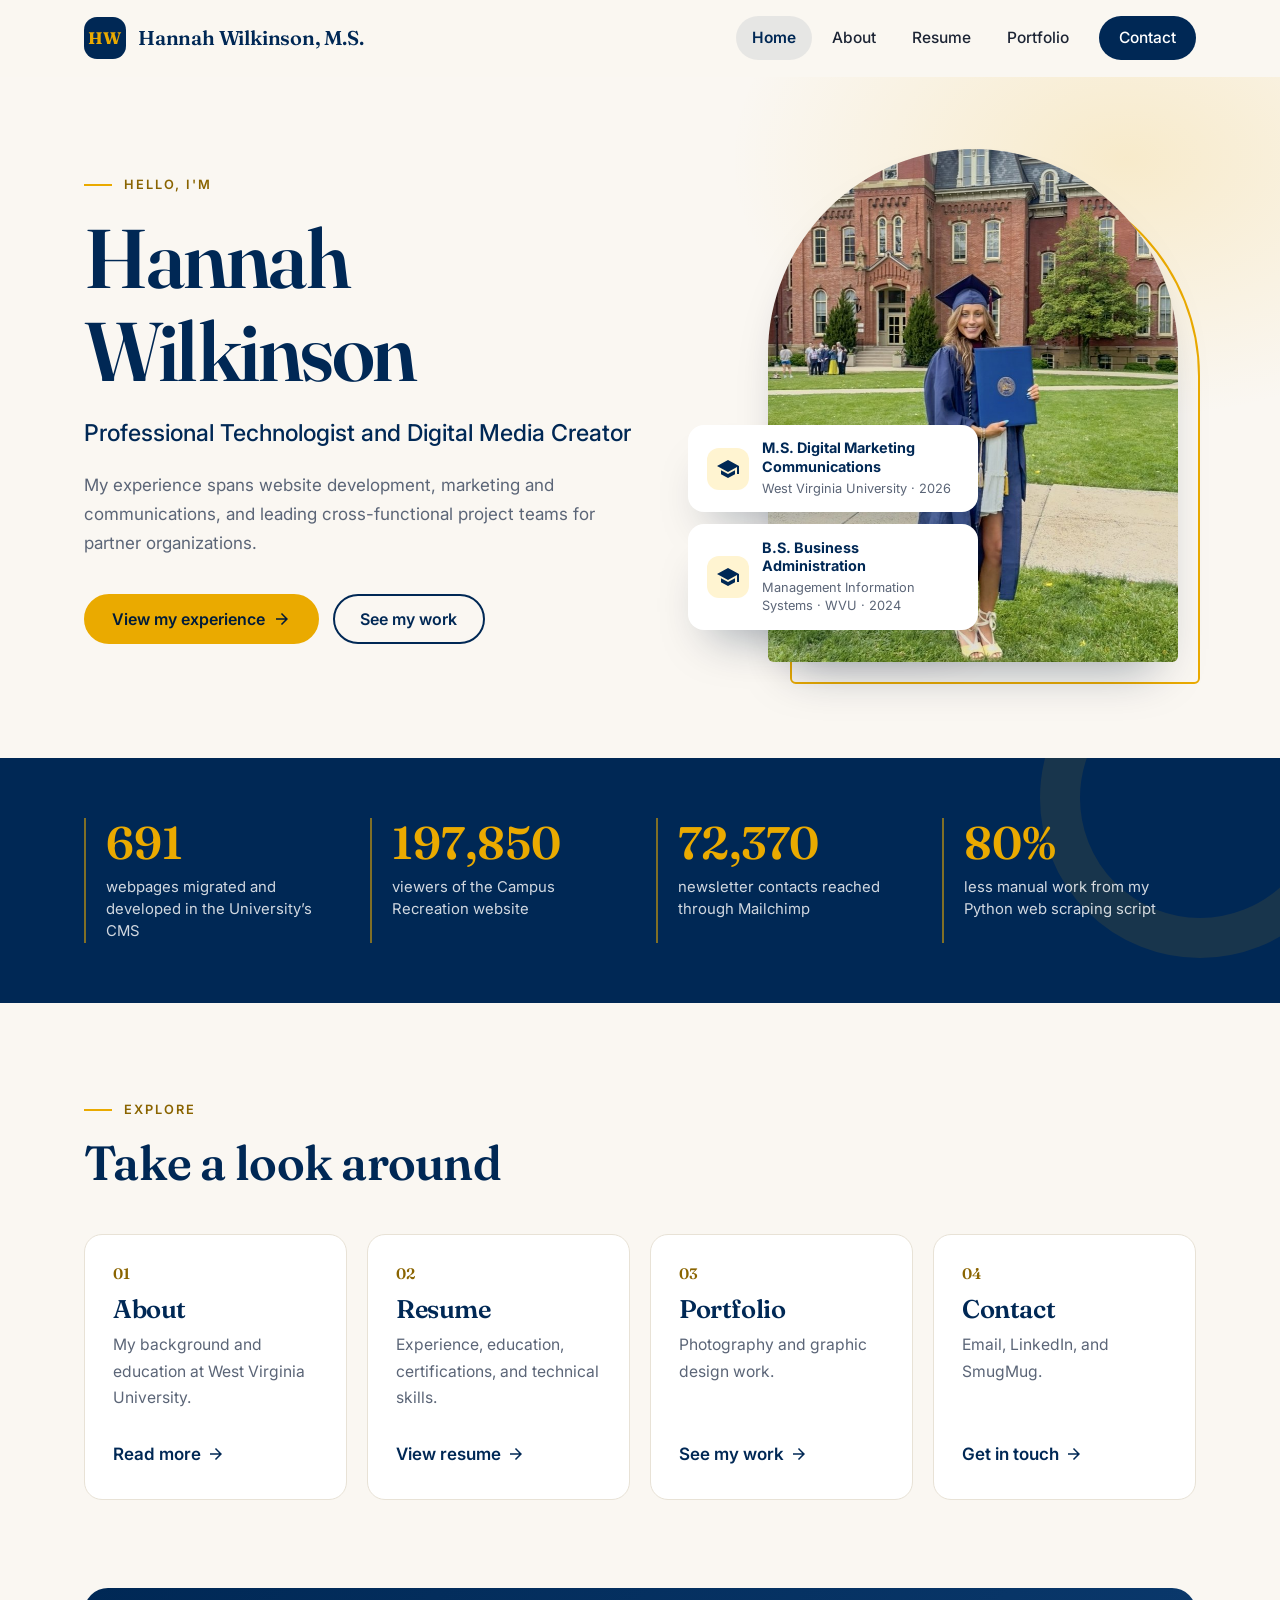
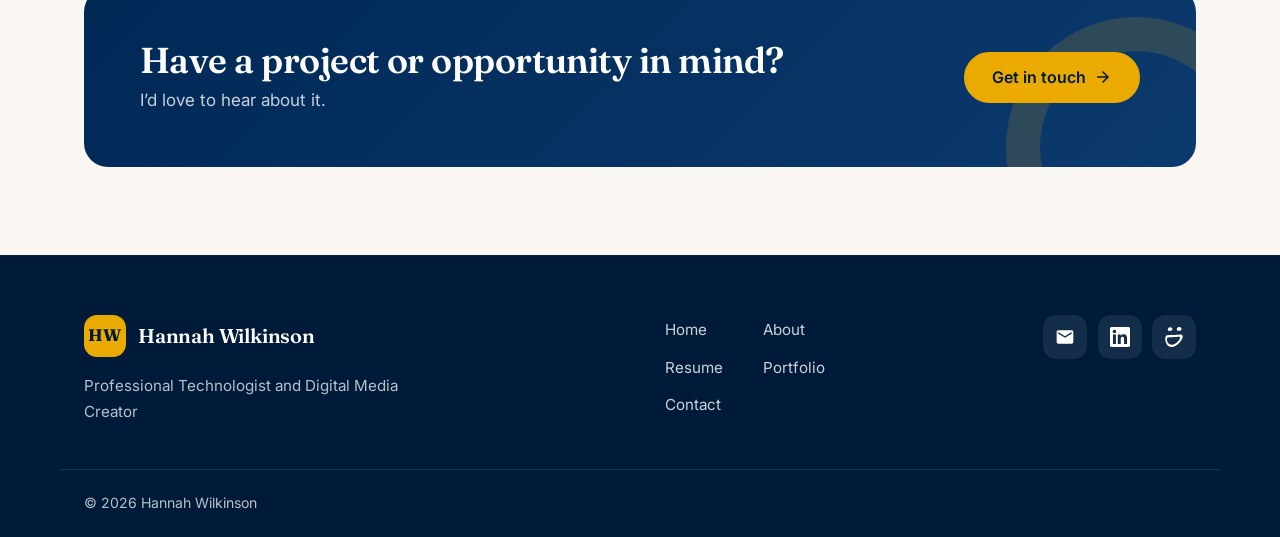
<file: index.html>
<!doctype html>
<html lang="en">
  <head>
    <meta charset="utf-8" />
    <meta name="viewport" content="width=device-width, initial-scale=1" />
    <title>Hannah Wilkinson</title>
    <meta name="description" content="Hannah Wilkinson: website development, digital marketing, and project management experience, education, certifications, and skills." />
    <link rel="icon" href="favicon.ico?v=2" sizes="48x48" />
    <link rel="icon" href="favicon-32x32.png?v=2" type="image/png" sizes="32x32" />
    <link rel="icon" href="favicon-192x192.png?v=2" type="image/png" sizes="192x192" />
    <link rel="apple-touch-icon" href="apple-touch-icon.png?v=2" />
    <meta name="theme-color" content="#faf7f2" />
    <link rel="preconnect" href="https://fonts.googleapis.com" />
    <link rel="preconnect" href="https://fonts.gstatic.com" crossorigin />
    <link rel="stylesheet" href="https://fonts.googleapis.com/css2?family=Fraunces:opsz,wght@9..144,500;9..144,600;9..144,700&amp;family=Inter:wght@400;500;600;700&amp;display=swap" />
    <link rel="stylesheet" href="styles.css?v=20261121e" />
  </head>
  <body>
    <a class="skip-link" href="#main">Skip to main content</a>

    <header class="site-header">
      <div class="container nav">
        <a class="logo" href="index.html">
          <span class="logo-mark" aria-hidden="true">HW</span>
          <span class="logo-text">Hannah Wilkinson, M.S.</span>
        </a>
        <button class="menu-toggle" aria-expanded="false" aria-controls="site-nav">
          <span class="menu-icon" aria-hidden="true"></span>
          <span class="sr-only">Menu</span>
        </button>
        <nav id="site-nav" aria-label="Main">
          <ul>
            <li><a href="index.html" aria-current="page">Home</a></li>
            <li><a href="about.html">About</a></li>
            <li><a href="resume.html">Resume</a></li>
            <li><a href="portfolio.html">Portfolio</a></li>
            <li><a href="contact.html" class="nav-cta">Contact</a></li>
          </ul>
        </nav>
      </div>
    </header>

    <main id="main" class="page-home">
      <section class="hero">
        <div class="container hero-grid">
          <div class="hero-text">
            <p class="eyebrow">Hello, I'm</p>
            <h1>Hannah Wilkinson</h1>
            <p class="lead">Professional Technologist and Digital Media Creator</p>
            <p class="hero-sub">My experience spans website development, marketing and communications, and leading cross-functional project teams for partner organizations.</p>
            <div class="hero-actions">
              <a class="btn" href="resume.html">View my experience <svg class="btn-icon" viewBox="0 0 24 24" aria-hidden="true" focusable="false"><path d="M12 4l-1.41 1.41L16.17 11H4v2h12.17l-5.58 5.59L12 20l8-8-8-8z"/></svg></a>
              <a class="btn btn-ghost" href="portfolio.html">See my work</a>
            </div>
          </div>
          <div class="hero-media">
            <div class="hero-frame">
              <div class="hero-photo">
                <img src="images/about/hannah-cap-and-gown-home.jpg" width="800" height="1000" fetchpriority="high" alt="Hannah Wilkinson smiling in a navy cap and gown, holding her diploma cover on the lawn in front of a red-brick campus building with a clock tower." />
              </div>
            </div>
            <div class="hero-badges">
              <div class="hero-badge hero-badge--ms">
                <span class="hero-badge-icon"><svg viewBox="0 0 24 24" aria-hidden="true" focusable="false"><path d="M5 13.18v4L12 21l7-3.82v-4L12 17l-7-3.82zM12 3 1 9l11 6 9-4.91V17h2V9L12 3z"/></svg></span>
                <span><strong>M.S. Digital Marketing Communications</strong><span>West Virginia University · 2026</span></span>
              </div>
              <div class="hero-badge hero-badge--bs">
                <span class="hero-badge-icon"><svg viewBox="0 0 24 24" aria-hidden="true" focusable="false"><path d="M5 13.18v4L12 21l7-3.82v-4L12 17l-7-3.82zM12 3 1 9l11 6 9-4.91V17h2V9L12 3z"/></svg></span>
                <span><strong>B.S. Business Administration</strong><span>Management Information Systems · WVU · 2024</span></span>
              </div>
            </div>
          </div>
        </div>
      </section>

      <section class="stats" aria-label="Highlights">
        <div class="container stats-grid">
          <div class="stat"><span class="stat-num" data-count="691">691</span><span class="stat-label">webpages migrated and developed in the University’s CMS</span></div>
          <div class="stat"><span class="stat-num" data-count="197850">197,850</span><span class="stat-label">viewers of the Campus Recreation website</span></div>
          <div class="stat"><span class="stat-num" data-count="72370">72,370</span><span class="stat-label">newsletter contacts reached through Mailchimp</span></div>
          <div class="stat"><span class="stat-num" data-count="80" data-suffix="%">80%</span><span class="stat-label">less manual work from my Python web scraping script</span></div>
        </div>
      </section>

      <section class="section explore">
        <div class="container">
          <div class="section-head">
            <p class="eyebrow">Explore</p>
            <h2>Take a look around</h2>
          </div>
          <div class="explore-grid">
            <a class="explore-card" href="about.html"><span class="explore-num">01</span><h3>About</h3><p>My background and education at West Virginia University.</p><span class="explore-link">Read more <svg viewBox="0 0 24 24" aria-hidden="true" focusable="false"><path d="M12 4l-1.41 1.41L16.17 11H4v2h12.17l-5.58 5.59L12 20l8-8-8-8z"/></svg></span></a>
            <a class="explore-card" href="resume.html"><span class="explore-num">02</span><h3>Resume</h3><p>Experience, education, certifications, and technical skills.</p><span class="explore-link">View resume <svg viewBox="0 0 24 24" aria-hidden="true" focusable="false"><path d="M12 4l-1.41 1.41L16.17 11H4v2h12.17l-5.58 5.59L12 20l8-8-8-8z"/></svg></span></a>
            <a class="explore-card" href="portfolio.html"><span class="explore-num">03</span><h3>Portfolio</h3><p>Photography and graphic design work.</p><span class="explore-link">See my work <svg viewBox="0 0 24 24" aria-hidden="true" focusable="false"><path d="M12 4l-1.41 1.41L16.17 11H4v2h12.17l-5.58 5.59L12 20l8-8-8-8z"/></svg></span></a>
            <a class="explore-card" href="contact.html"><span class="explore-num">04</span><h3>Contact</h3><p>Email, LinkedIn, and SmugMug.</p><span class="explore-link">Get in touch <svg viewBox="0 0 24 24" aria-hidden="true" focusable="false"><path d="M12 4l-1.41 1.41L16.17 11H4v2h12.17l-5.58 5.59L12 20l8-8-8-8z"/></svg></span></a>
          </div>
        </div>
      </section>

      <section class="cta-band">
        <div class="container">
          <div class="cta-inner">
            <div>
              <h2>Have a project or opportunity in mind?</h2>
              <p>I’d love to hear about it.</p>
            </div>
            <a class="btn" href="contact.html">Get in touch <svg class="btn-icon" viewBox="0 0 24 24" aria-hidden="true" focusable="false"><path d="M12 4l-1.41 1.41L16.17 11H4v2h12.17l-5.58 5.59L12 20l8-8-8-8z"/></svg></a>
          </div>
        </div>
      </section>
    </main>

    <footer class="site-footer">
      <div class="container footer-inner">
        <div class="footer-brand">
          <a class="logo logo-light" href="index.html">
            <span class="logo-mark" aria-hidden="true">HW</span>
            <span class="logo-text">Hannah Wilkinson</span>
          </a>
          <p>Professional Technologist and Digital Media Creator</p>
        </div>
        <nav class="footer-nav" aria-label="Footer">
          <ul>
            <li><a href="index.html">Home</a></li>
            <li><a href="about.html">About</a></li>
            <li><a href="resume.html">Resume</a></li>
            <li><a href="portfolio.html">Portfolio</a></li>
            <li><a href="contact.html">Contact</a></li>
          </ul>
        </nav>
        <ul class="footer-social">
          <li><a href="mailto:hannahgracewvu@gmail.com" aria-label="Email"><svg viewBox="0 0 24 24" aria-hidden="true" focusable="false"><path d="M20 4H4c-1.1 0-1.99.9-1.99 2L2 18c0 1.1.9 2 2 2h16c1.1 0 2-.9 2-2V6c0-1.1-.9-2-2-2zm0 4-8 5-8-5V6l8 5 8-5v2z"/></svg></a></li>
          <li><a href="https://www.linkedin.com/in/hannahwilkinson0926" target="_blank" rel="noopener" aria-label="LinkedIn (opens in a new tab)"><svg viewBox="0 0 24 24" aria-hidden="true" focusable="false"><path d="M20.447 20.452h-3.554v-5.569c0-1.328-.027-3.037-1.852-3.037-1.853 0-2.136 1.445-2.136 2.939v5.667H9.351V9h3.414v1.561h.046c.477-.9 1.637-1.85 3.37-1.85 3.601 0 4.267 2.37 4.267 4.99v6.286zM5.337 7.433c-1.144 0-2.063-.926-2.063-2.065 0-1.138.92-2.063 2.063-2.063 1.14 0 2.064.925 2.064 2.063 0 1.139-.925 2.065-2.064 2.065zm1.782 13.019H3.555V9h3.564v11.452zM22.225 0H1.771C.792 0 0 .774 0 1.729v20.542C0 23.227.792 24 1.771 24h20.451C23.2 24 24 23.227 24 22.271V1.729C24 .774 23.2 0 22.222 0h.003z"/></svg></a></li>
          <li><a href="https://hannahwilkinson.smugmug.com" target="_blank" rel="noopener" aria-label="SmugMug (opens in a new tab)"><svg viewBox="0 0 24 24" aria-hidden="true" focusable="false"><path d="M18.31 0l-.35.01c-1.55.13-2.46 1.2-2.6 2.28-.15 1.2.65 2.4 2.58 2.28 2.15-.12 3.09-1.2 3.1-2.28.02-1.15-1-2.28-2.73-2.29zM7.21.34A2.66 2.66 0 004.56 2.6C4.41 3.73 5.12 4.87 7 4.85c2.23-.04 3.31-1.37 3.16-2.57-.12-1-1.09-1.92-2.94-1.94zm12.35 8.71a7 7 0 00-.4.02c-5.28.54-5.54.6-15.26.82C-.2 9.9.62 24 9.38 24c8.2 0 18.12-15.15 10.18-14.95zm-1.1 2.7c3.18-.07-2.9 9.53-8.8 9.56-7.46 0-6.44-8.8-5.18-8.85 8.67-.35 10.88-.64 13.98-.71Z"/></svg></a></li>
        </ul>
      </div>
      <div class="container footer-bottom">
        <p>&copy; <span id="year"></span> Hannah Wilkinson</p>
      </div>
    </footer>

    <script src="script.js?v=20261121e"></script>
  </body>
</html>
</file>
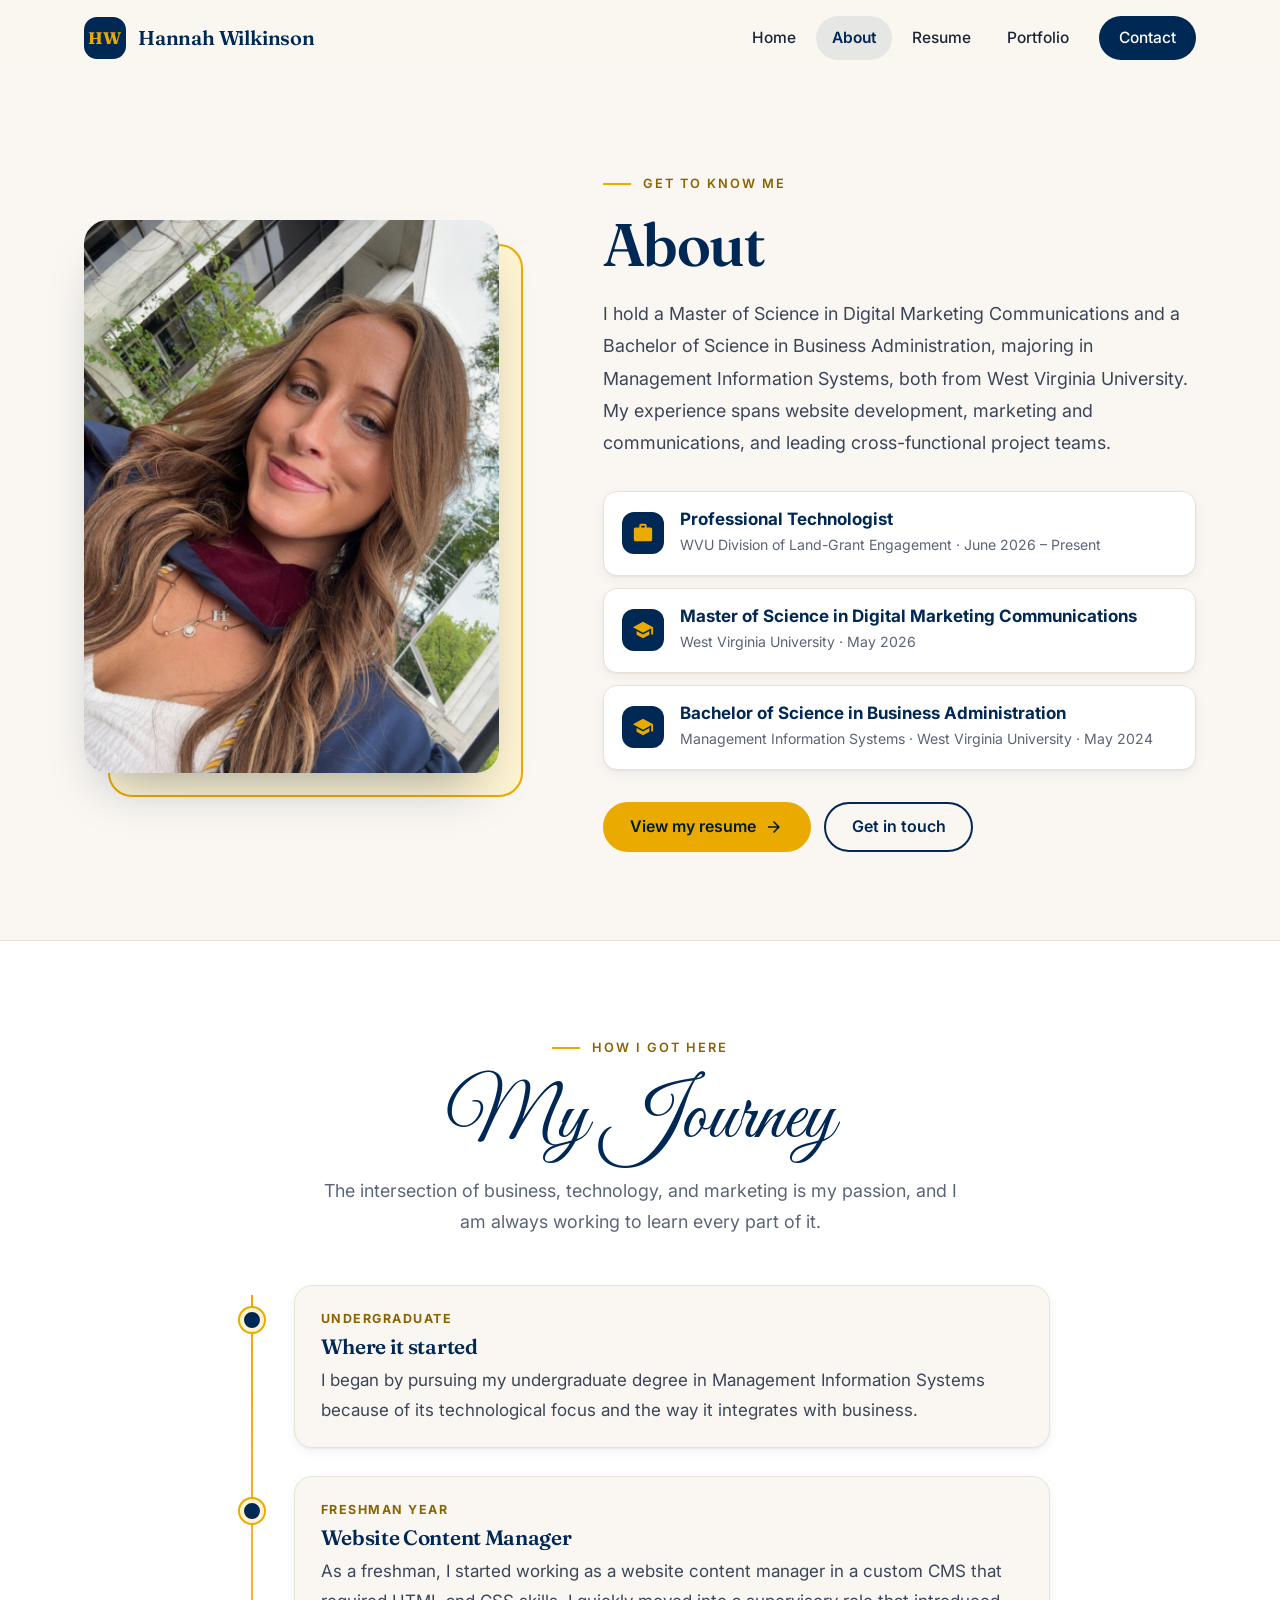
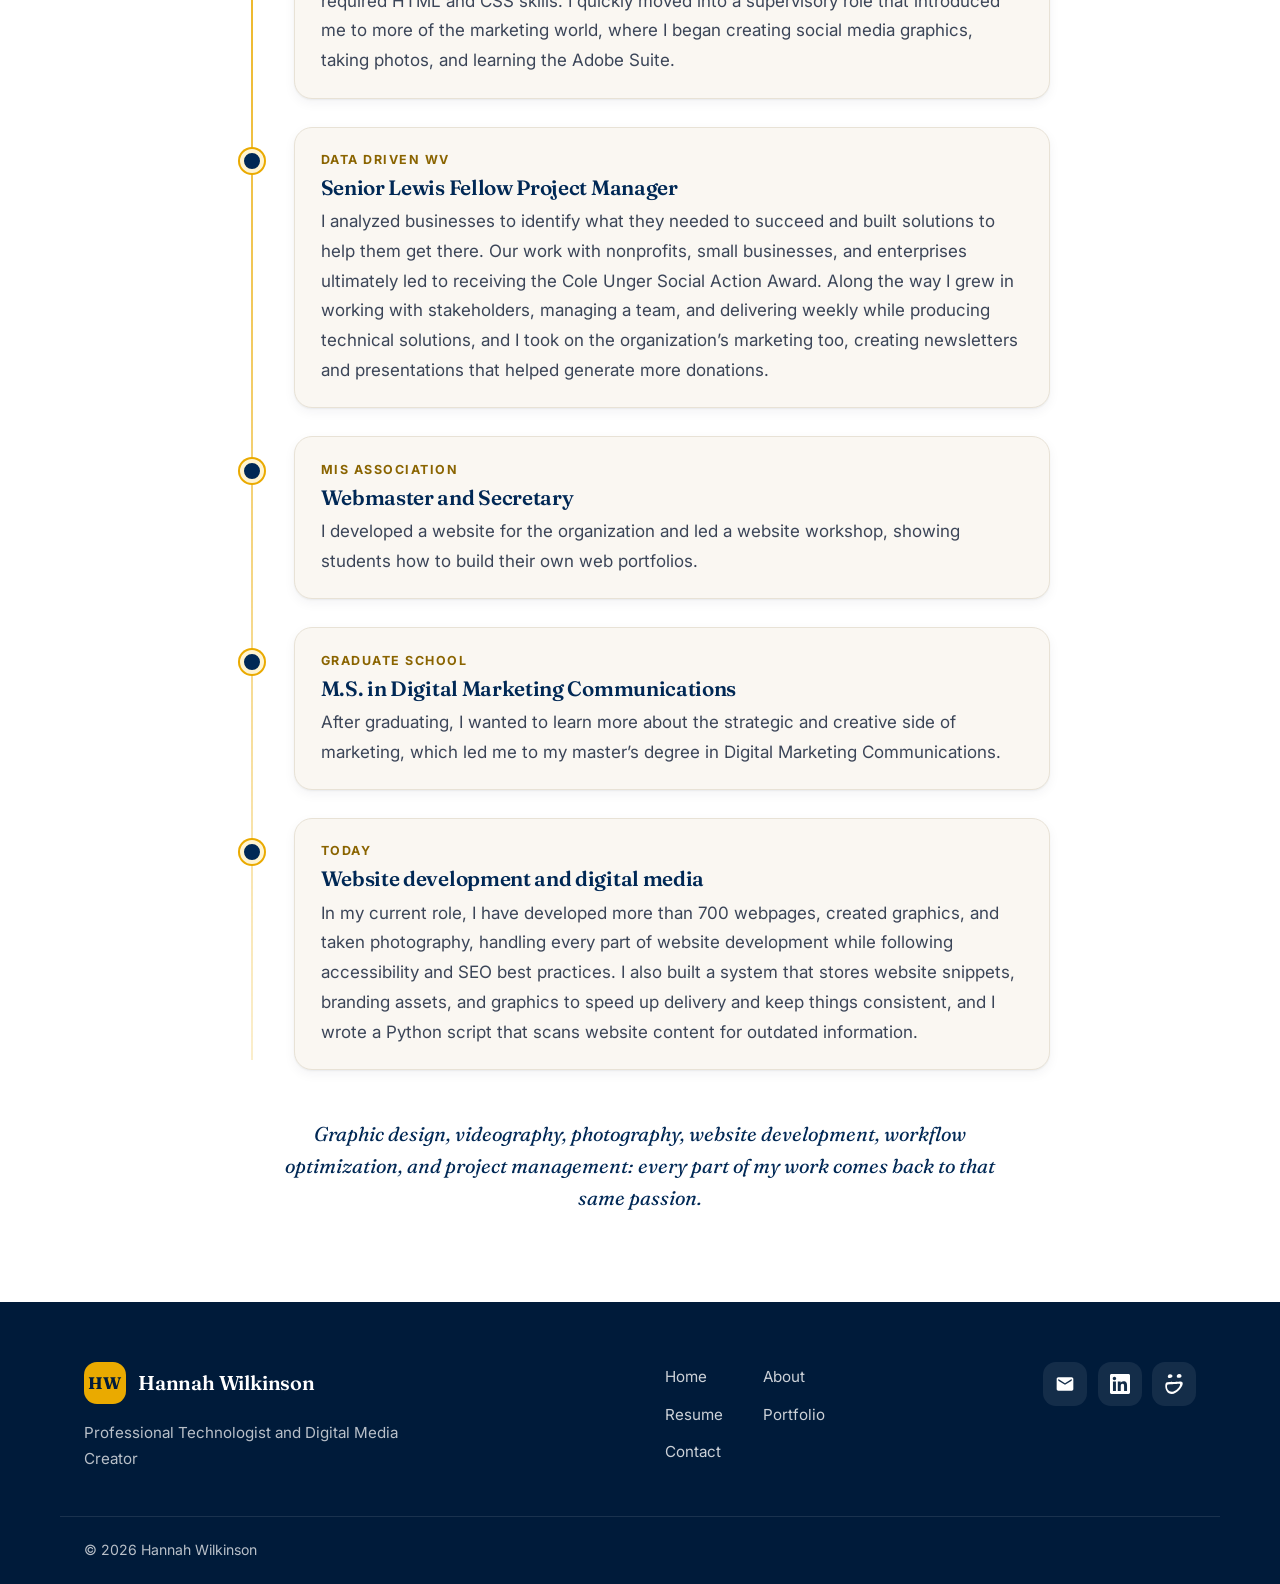
<file: about.html>
<!doctype html>
<html lang="en">
  <head>
    <meta charset="utf-8" />
    <meta name="viewport" content="width=device-width, initial-scale=1" />
    <title>About | Hannah Wilkinson</title>
    <meta name="description" content="About Hannah Wilkinson: education at West Virginia University and experience in website development, marketing, and project management." />
    <link rel="icon" href="favicon.ico?v=2" sizes="48x48" />
    <link rel="icon" href="favicon-32x32.png?v=2" type="image/png" sizes="32x32" />
    <link rel="icon" href="favicon-192x192.png?v=2" type="image/png" sizes="192x192" />
    <link rel="apple-touch-icon" href="apple-touch-icon.png?v=2" />
    <meta name="theme-color" content="#faf7f2" />
    <link rel="preconnect" href="https://fonts.googleapis.com" />
    <link rel="preconnect" href="https://fonts.gstatic.com" crossorigin />
    <link rel="stylesheet" href="https://fonts.googleapis.com/css2?family=Fraunces:opsz,wght@9..144,500;9..144,600;9..144,700&amp;family=Great+Vibes&amp;family=Inter:wght@400;500;600;700&amp;display=swap" />
    <link rel="stylesheet" href="styles.css?v=20261121e" />
  </head>
  <body>
    <a class="skip-link" href="#main">Skip to main content</a>

    <header class="site-header">
      <div class="container nav">
        <a class="logo" href="index.html">
          <span class="logo-mark" aria-hidden="true">HW</span>
          <span class="logo-text">Hannah Wilkinson</span>
        </a>
        <button class="menu-toggle" aria-expanded="false" aria-controls="site-nav">
          <span class="menu-icon" aria-hidden="true"></span>
          <span class="sr-only">Menu</span>
        </button>
        <nav id="site-nav" aria-label="Main">
          <ul>
            <li><a href="index.html">Home</a></li>
            <li><a href="about.html" aria-current="page">About</a></li>
            <li><a href="resume.html">Resume</a></li>
            <li><a href="portfolio.html">Portfolio</a></li>
            <li><a href="contact.html" class="nav-cta">Contact</a></li>
          </ul>
        </nav>
      </div>
    </header>

    <main id="main" class="page-about">
      <section class="section about-section">
        <div class="container about-grid">
          <figure class="about-photo">
            <img src="images/about/hannah-selfie-campus.jpg" width="900" height="1200" alt="Hannah Wilkinson smiling in her navy graduation gown and maroon hood in front of a white stone building on campus." />
          </figure>

          <div class="about-text">
            <p class="eyebrow">Get to know me</p>
            <h1>About</h1>
            <p class="about-bio">I hold a Master of Science in Digital Marketing Communications and a Bachelor of Science in Business Administration, majoring in Management Information Systems, both from West Virginia University. My experience spans website development, marketing and communications, and leading cross-functional project teams.</p>

            <ul class="about-highlights">
              <li><span class="hl-icon"><svg viewBox="0 0 24 24" aria-hidden="true" focusable="false"><path d="M20 6h-4V4c0-1.11-.89-2-2-2h-4c-1.11 0-2 .89-2 2v2H4c-1.11 0-1.99.89-1.99 2L2 19c0 1.11.89 2 2 2h16c1.11 0 2-.89 2-2V8c0-1.11-.89-2-2-2zm-6 0h-4V4h4v2z"/></svg></span><span><strong>Professional Technologist</strong><span>WVU Division of Land-Grant Engagement · June 2026 – Present</span></span></li>
              <li><span class="hl-icon"><svg viewBox="0 0 24 24" aria-hidden="true" focusable="false"><path d="M5 13.18v4L12 21l7-3.82v-4L12 17l-7-3.82zM12 3 1 9l11 6 9-4.91V17h2V9L12 3z"/></svg></span><span><strong>Master of Science in Digital Marketing Communications</strong><span>West Virginia University · May 2026</span></span></li>
              <li><span class="hl-icon"><svg viewBox="0 0 24 24" aria-hidden="true" focusable="false"><path d="M5 13.18v4L12 21l7-3.82v-4L12 17l-7-3.82zM12 3 1 9l11 6 9-4.91V17h2V9L12 3z"/></svg></span><span><strong>Bachelor of Science in Business Administration</strong><span>Management Information Systems · West Virginia University · May 2024</span></span></li>
            </ul>

            <div class="about-actions">
              <a class="btn" href="resume.html">View my resume <svg class="btn-icon" viewBox="0 0 24 24" aria-hidden="true" focusable="false"><path d="M12 4l-1.41 1.41L16.17 11H4v2h12.17l-5.58 5.59L12 20l8-8-8-8z"/></svg></a>
              <a class="btn btn-ghost" href="contact.html">Get in touch</a>
            </div>
          </div>
        </div>
      </section>

      <section class="section journey-section" aria-labelledby="journey-title">
        <div class="container">
          <div class="journey-head">
            <p class="eyebrow">How I got here</p>
            <h2 id="journey-title" class="journey-title">My Journey</h2>
            <p class="journey-intro">The intersection of business, technology, and marketing is my passion, and I am always working to learn every part of it.</p>
          </div>
          <ol class="timeline">
            <li>
              <span class="timeline-dot" aria-hidden="true"></span>
              <div class="timeline-card">
                <p class="timeline-label">Undergraduate</p>
                <h3>Where it started</h3>
                <p>I began by pursuing my undergraduate degree in Management Information Systems because of its technological focus and the way it integrates with business.</p>
              </div>
            </li>
            <li>
              <span class="timeline-dot" aria-hidden="true"></span>
              <div class="timeline-card">
                <p class="timeline-label">Freshman year</p>
                <h3>Website Content Manager</h3>
                <p>As a freshman, I started working as a website content manager in a custom CMS that required HTML and CSS skills. I quickly moved into a supervisory role that introduced me to more of the marketing world, where I began creating social media graphics, taking photos, and learning the Adobe Suite.</p>
              </div>
            </li>
            <li>
              <span class="timeline-dot" aria-hidden="true"></span>
              <div class="timeline-card">
                <p class="timeline-label">Data Driven WV</p>
                <h3>Senior Lewis Fellow Project Manager</h3>
                <p>I analyzed businesses to identify what they needed to succeed and built solutions to help them get there. Our work with nonprofits, small businesses, and enterprises ultimately led to receiving the Cole Unger Social Action Award. Along the way I grew in working with stakeholders, managing a team, and delivering weekly while producing technical solutions, and I took on the organization&rsquo;s marketing too, creating newsletters and presentations that helped generate more donations.</p>
              </div>
            </li>
            <li>
              <span class="timeline-dot" aria-hidden="true"></span>
              <div class="timeline-card">
                <p class="timeline-label">MIS Association</p>
                <h3>Webmaster and Secretary</h3>
                <p>I developed a website for the organization and led a website workshop, showing students how to build their own web portfolios.</p>
              </div>
            </li>
            <li>
              <span class="timeline-dot" aria-hidden="true"></span>
              <div class="timeline-card">
                <p class="timeline-label">Graduate school</p>
                <h3>M.S. in Digital Marketing Communications</h3>
                <p>After graduating, I wanted to learn more about the strategic and creative side of marketing, which led me to my master&rsquo;s degree in Digital Marketing Communications.</p>
              </div>
            </li>
            <li>
              <span class="timeline-dot" aria-hidden="true"></span>
              <div class="timeline-card">
                <p class="timeline-label">Today</p>
                <h3>Website development and digital media</h3>
                <p>In my current role, I have developed more than 700 webpages, created graphics, and taken photography, handling every part of website development while following accessibility and SEO best practices. I also built a system that stores website snippets, branding assets, and graphics to speed up delivery and keep things consistent, and I wrote a Python script that scans website content for outdated information.</p>
              </div>
            </li>
          </ol>
          <p class="journey-close">Graphic design, videography, photography, website development, workflow optimization, and project management: every part of my work comes back to that same passion.</p>
        </div>
      </section>
    </main>

    <footer class="site-footer">
      <div class="container footer-inner">
        <div class="footer-brand">
          <a class="logo logo-light" href="index.html">
            <span class="logo-mark" aria-hidden="true">HW</span>
            <span class="logo-text">Hannah Wilkinson</span>
          </a>
          <p>Professional Technologist and Digital Media Creator</p>
        </div>
        <nav class="footer-nav" aria-label="Footer">
          <ul>
            <li><a href="index.html">Home</a></li>
            <li><a href="about.html">About</a></li>
            <li><a href="resume.html">Resume</a></li>
            <li><a href="portfolio.html">Portfolio</a></li>
            <li><a href="contact.html">Contact</a></li>
          </ul>
        </nav>
        <ul class="footer-social">
          <li><a href="mailto:hannahgracewvu@gmail.com" aria-label="Email"><svg viewBox="0 0 24 24" aria-hidden="true" focusable="false"><path d="M20 4H4c-1.1 0-1.99.9-1.99 2L2 18c0 1.1.9 2 2 2h16c1.1 0 2-.9 2-2V6c0-1.1-.9-2-2-2zm0 4-8 5-8-5V6l8 5 8-5v2z"/></svg></a></li>
          <li><a href="https://www.linkedin.com/in/hannahwilkinson0926" target="_blank" rel="noopener" aria-label="LinkedIn (opens in a new tab)"><svg viewBox="0 0 24 24" aria-hidden="true" focusable="false"><path d="M20.447 20.452h-3.554v-5.569c0-1.328-.027-3.037-1.852-3.037-1.853 0-2.136 1.445-2.136 2.939v5.667H9.351V9h3.414v1.561h.046c.477-.9 1.637-1.85 3.37-1.85 3.601 0 4.267 2.37 4.267 4.99v6.286zM5.337 7.433c-1.144 0-2.063-.926-2.063-2.065 0-1.138.92-2.063 2.063-2.063 1.14 0 2.064.925 2.064 2.063 0 1.139-.925 2.065-2.064 2.065zm1.782 13.019H3.555V9h3.564v11.452zM22.225 0H1.771C.792 0 0 .774 0 1.729v20.542C0 23.227.792 24 1.771 24h20.451C23.2 24 24 23.227 24 22.271V1.729C24 .774 23.2 0 22.222 0h.003z"/></svg></a></li>
          <li><a href="https://hannahwilkinson.smugmug.com" target="_blank" rel="noopener" aria-label="SmugMug (opens in a new tab)"><svg viewBox="0 0 24 24" aria-hidden="true" focusable="false"><path d="M18.31 0l-.35.01c-1.55.13-2.46 1.2-2.6 2.28-.15 1.2.65 2.4 2.58 2.28 2.15-.12 3.09-1.2 3.1-2.28.02-1.15-1-2.28-2.73-2.29zM7.21.34A2.66 2.66 0 004.56 2.6C4.41 3.73 5.12 4.87 7 4.85c2.23-.04 3.31-1.37 3.16-2.57-.12-1-1.09-1.92-2.94-1.94zm12.35 8.71a7 7 0 00-.4.02c-5.28.54-5.54.6-15.26.82C-.2 9.9.62 24 9.38 24c8.2 0 18.12-15.15 10.18-14.95zm-1.1 2.7c3.18-.07-2.9 9.53-8.8 9.56-7.46 0-6.44-8.8-5.18-8.85 8.67-.35 10.88-.64 13.98-.71Z"/></svg></a></li>
        </ul>
      </div>
      <div class="container footer-bottom">
        <p>&copy; <span id="year"></span> Hannah Wilkinson</p>
      </div>
    </footer>

    <script src="script.js?v=20261121e"></script>
  </body>
</html>
</file>
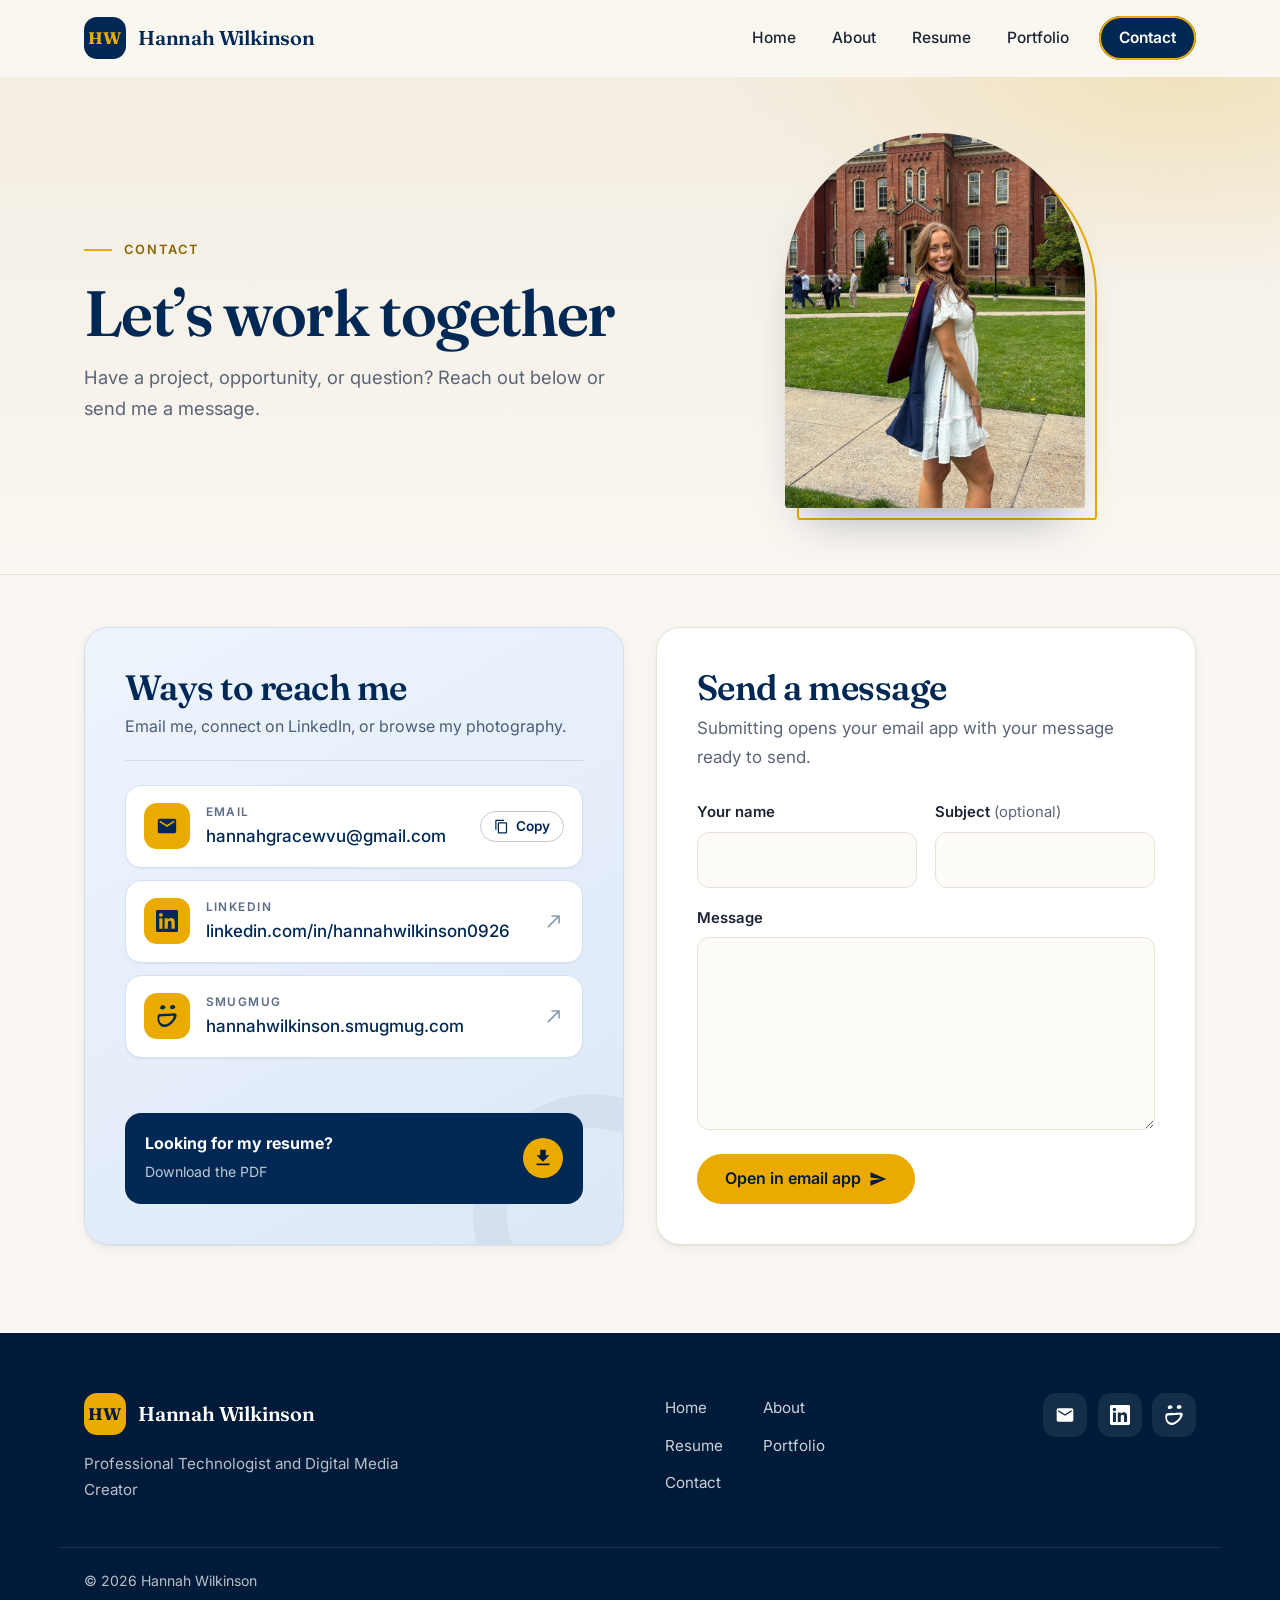
<file: contact.html>
<!doctype html>
<html lang="en">
  <head>
    <meta charset="utf-8" />
    <meta name="viewport" content="width=device-width, initial-scale=1" />
    <title>Contact | Hannah Wilkinson</title>
    <meta name="description" content="Contact Hannah Wilkinson by email, LinkedIn, or SmugMug." />
    <link rel="icon" href="favicon.ico?v=2" sizes="48x48" />
    <link rel="icon" href="favicon-32x32.png?v=2" type="image/png" sizes="32x32" />
    <link rel="icon" href="favicon-192x192.png?v=2" type="image/png" sizes="192x192" />
    <link rel="apple-touch-icon" href="apple-touch-icon.png?v=2" />
    <meta name="theme-color" content="#faf7f2" />
    <link rel="preconnect" href="https://fonts.googleapis.com" />
    <link rel="preconnect" href="https://fonts.gstatic.com" crossorigin />
    <link rel="stylesheet" href="https://fonts.googleapis.com/css2?family=Fraunces:opsz,wght@9..144,500;9..144,600;9..144,700&amp;family=Inter:wght@400;500;600;700&amp;display=swap" />
    <link rel="stylesheet" href="styles.css?v=20261121e" />
  </head>
  <body>
    <a class="skip-link" href="#main">Skip to main content</a>

    <header class="site-header">
      <div class="container nav">
        <a class="logo" href="index.html">
          <span class="logo-mark" aria-hidden="true">HW</span>
          <span class="logo-text">Hannah Wilkinson</span>
        </a>
        <button class="menu-toggle" aria-expanded="false" aria-controls="site-nav">
          <span class="menu-icon" aria-hidden="true"></span>
          <span class="sr-only">Menu</span>
        </button>
        <nav id="site-nav" aria-label="Main">
          <ul>
            <li><a href="index.html">Home</a></li>
            <li><a href="about.html">About</a></li>
            <li><a href="resume.html">Resume</a></li>
            <li><a href="portfolio.html">Portfolio</a></li>
            <li><a href="contact.html" class="nav-cta" aria-current="page">Contact</a></li>
          </ul>
        </nav>
      </div>
    </header>

    <main id="main" class="page-contact">
      <section class="page-hero page-hero--split">
        <div class="container">
          <div class="page-hero-text">
            <p class="eyebrow">Contact</p>
            <h1>Let’s work together</h1>
            <p class="page-intro-text">Have a project, opportunity, or question? Reach out below or send me a message.</p>
          </div>
          <figure class="page-hero-photo">
            <img src="images/about/hannah-portrait.jpg" width="800" height="1000" fetchpriority="high" alt="Hannah Wilkinson smiling over her shoulder in a white dress and graduation stole, in front of a historic red-brick campus building." />
          </figure>
        </div>
      </section>

      <section class="section contact-section">
        <div class="container contact-layout">
          <aside class="contact-panel" aria-labelledby="reach-title">
            <div class="contact-person">
              <h2 id="reach-title" class="contact-name">Ways to reach me</h2>
              <p class="contact-role">Email me, connect on LinkedIn, or browse my photography.</p>
            </div>
            <ul class="contact-methods">
              <li class="contact-method">
                <span class="method-icon"><svg viewBox="0 0 24 24" aria-hidden="true" focusable="false"><path d="M20 4H4c-1.1 0-1.99.9-1.99 2L2 18c0 1.1.9 2 2 2h16c1.1 0 2-.9 2-2V6c0-1.1-.9-2-2-2zm0 4-8 5-8-5V6l8 5 8-5v2z"/></svg></span>
                <span class="method-body">
                  <span class="method-label">Email</span>
                  <a class="method-value" href="mailto:hannahgracewvu@gmail.com">hannahgracewvu@<wbr>gmail.com</a>
                </span>
                <button type="button" class="copy-btn" data-copy="hannahgracewvu@gmail.com" aria-label="Copy email address"><svg viewBox="0 0 24 24" aria-hidden="true" focusable="false"><path d="M16 1H4c-1.1 0-2 .9-2 2v14h2V3h12V1zm3 4H8c-1.1 0-2 .9-2 2v14c0 1.1.9 2 2 2h11c1.1 0 2-.9 2-2V7c0-1.1-.9-2-2-2zm0 16H8V7h11v14z"/></svg><span class="copy-label">Copy</span></button>
              </li>
              <li class="contact-method">
                <span class="method-icon"><svg viewBox="0 0 24 24" aria-hidden="true" focusable="false"><path d="M20.447 20.452h-3.554v-5.569c0-1.328-.027-3.037-1.852-3.037-1.853 0-2.136 1.445-2.136 2.939v5.667H9.351V9h3.414v1.561h.046c.477-.9 1.637-1.85 3.37-1.85 3.601 0 4.267 2.37 4.267 4.99v6.286zM5.337 7.433c-1.144 0-2.063-.926-2.063-2.065 0-1.138.92-2.063 2.063-2.063 1.14 0 2.064.925 2.064 2.063 0 1.139-.925 2.065-2.064 2.065zm1.782 13.019H3.555V9h3.564v11.452zM22.225 0H1.771C.792 0 0 .774 0 1.729v20.542C0 23.227.792 24 1.771 24h20.451C23.2 24 24 23.227 24 22.271V1.729C24 .774 23.2 0 22.222 0h.003z"/></svg></span>
                <span class="method-body">
                  <span class="method-label">LinkedIn</span>
                  <a class="method-value stretched" href="https://www.linkedin.com/in/hannahwilkinson0926" target="_blank" rel="noopener">linkedin.com/in/<wbr>hannahwilkinson0926<span class="sr-only"> (opens in a new tab)</span></a>
                </span>
                <svg class="method-out" viewBox="0 0 24 24" aria-hidden="true" focusable="false"><path d="M9 5v2h6.59L4 18.59 5.41 20 17 8.41V15h2V5H9z"/></svg>
              </li>
              <li class="contact-method">
                <span class="method-icon"><svg viewBox="0 0 24 24" aria-hidden="true" focusable="false"><path d="M18.31 0l-.35.01c-1.55.13-2.46 1.2-2.6 2.28-.15 1.2.65 2.4 2.58 2.28 2.15-.12 3.09-1.2 3.1-2.28.02-1.15-1-2.28-2.73-2.29zM7.21.34A2.66 2.66 0 004.56 2.6C4.41 3.73 5.12 4.87 7 4.85c2.23-.04 3.31-1.37 3.16-2.57-.12-1-1.09-1.92-2.94-1.94zm12.35 8.71a7 7 0 00-.4.02c-5.28.54-5.54.6-15.26.82C-.2 9.9.62 24 9.38 24c8.2 0 18.12-15.15 10.18-14.95zm-1.1 2.7c3.18-.07-2.9 9.53-8.8 9.56-7.46 0-6.44-8.8-5.18-8.85 8.67-.35 10.88-.64 13.98-.71Z"/></svg></span>
                <span class="method-body">
                  <span class="method-label">SmugMug</span>
                  <a class="method-value stretched" href="https://hannahwilkinson.smugmug.com" target="_blank" rel="noopener">hannahwilkinson.<wbr>smugmug.com<span class="sr-only"> (opens in a new tab)</span></a>
                </span>
                <svg class="method-out" viewBox="0 0 24 24" aria-hidden="true" focusable="false"><path d="M9 5v2h6.59L4 18.59 5.41 20 17 8.41V15h2V5H9z"/></svg>
              </li>
            </ul>
            <p id="copy-status" class="sr-only" aria-live="polite"></p>
            <a class="panel-resume" href="Hannah-Wilkinson-Resume.pdf" download="Hannah-Wilkinson-Resume.pdf">
              <span class="panel-resume-text"><strong>Looking for my resume?</strong><span>Download the PDF</span></span>
              <svg viewBox="0 0 24 24" aria-hidden="true" focusable="false"><path d="M19 9h-4V3H9v6H5l7 7 7-7zM5 18v2h14v-2H5z"/></svg>
            </a>
          </aside>

          <div class="contact-form-card">
            <h2 id="message-title">Send a message</h2>
            <p class="form-note">Submitting opens your email app with your message ready to send.</p>
            <form id="contact-form" class="contact-form" data-to="hannahgracewvu@gmail.com" aria-labelledby="message-title">
              <div class="field">
                <label for="cf-name">Your name</label>
                <input id="cf-name" name="name" type="text" autocomplete="name" required />
              </div>
              <div class="field">
                <label for="cf-subject">Subject <span class="optional">(optional)</span></label>
                <input id="cf-subject" name="subject" type="text" />
              </div>
              <div class="field field-full">
                <label for="cf-message">Message</label>
                <textarea id="cf-message" name="message" rows="6" required></textarea>
              </div>
              <div class="form-actions">
                <button type="submit" class="btn">Open in email app <svg class="btn-icon" viewBox="0 0 24 24" aria-hidden="true" focusable="false"><path d="M2.01 21 23 12 2.01 3 2 10l15 2-15 2z"/></svg></button>
                <p id="form-status" class="form-status" aria-live="polite"></p>
              </div>
            </form>
          </div>
        </div>
      </section>
    </main>

    <footer class="site-footer">
      <div class="container footer-inner">
        <div class="footer-brand">
          <a class="logo logo-light" href="index.html">
            <span class="logo-mark" aria-hidden="true">HW</span>
            <span class="logo-text">Hannah Wilkinson</span>
          </a>
          <p>Professional Technologist and Digital Media Creator</p>
        </div>
        <nav class="footer-nav" aria-label="Footer">
          <ul>
            <li><a href="index.html">Home</a></li>
            <li><a href="about.html">About</a></li>
            <li><a href="resume.html">Resume</a></li>
            <li><a href="portfolio.html">Portfolio</a></li>
            <li><a href="contact.html">Contact</a></li>
          </ul>
        </nav>
        <ul class="footer-social">
          <li><a href="mailto:hannahgracewvu@gmail.com" aria-label="Email"><svg viewBox="0 0 24 24" aria-hidden="true" focusable="false"><path d="M20 4H4c-1.1 0-1.99.9-1.99 2L2 18c0 1.1.9 2 2 2h16c1.1 0 2-.9 2-2V6c0-1.1-.9-2-2-2zm0 4-8 5-8-5V6l8 5 8-5v2z"/></svg></a></li>
          <li><a href="https://www.linkedin.com/in/hannahwilkinson0926" target="_blank" rel="noopener" aria-label="LinkedIn (opens in a new tab)"><svg viewBox="0 0 24 24" aria-hidden="true" focusable="false"><path d="M20.447 20.452h-3.554v-5.569c0-1.328-.027-3.037-1.852-3.037-1.853 0-2.136 1.445-2.136 2.939v5.667H9.351V9h3.414v1.561h.046c.477-.9 1.637-1.85 3.37-1.85 3.601 0 4.267 2.37 4.267 4.99v6.286zM5.337 7.433c-1.144 0-2.063-.926-2.063-2.065 0-1.138.92-2.063 2.063-2.063 1.14 0 2.064.925 2.064 2.063 0 1.139-.925 2.065-2.064 2.065zm1.782 13.019H3.555V9h3.564v11.452zM22.225 0H1.771C.792 0 0 .774 0 1.729v20.542C0 23.227.792 24 1.771 24h20.451C23.2 24 24 23.227 24 22.271V1.729C24 .774 23.2 0 22.222 0h.003z"/></svg></a></li>
          <li><a href="https://hannahwilkinson.smugmug.com" target="_blank" rel="noopener" aria-label="SmugMug (opens in a new tab)"><svg viewBox="0 0 24 24" aria-hidden="true" focusable="false"><path d="M18.31 0l-.35.01c-1.55.13-2.46 1.2-2.6 2.28-.15 1.2.65 2.4 2.58 2.28 2.15-.12 3.09-1.2 3.1-2.28.02-1.15-1-2.28-2.73-2.29zM7.21.34A2.66 2.66 0 004.56 2.6C4.41 3.73 5.12 4.87 7 4.85c2.23-.04 3.31-1.37 3.16-2.57-.12-1-1.09-1.92-2.94-1.94zm12.35 8.71a7 7 0 00-.4.02c-5.28.54-5.54.6-15.26.82C-.2 9.9.62 24 9.38 24c8.2 0 18.12-15.15 10.18-14.95zm-1.1 2.7c3.18-.07-2.9 9.53-8.8 9.56-7.46 0-6.44-8.8-5.18-8.85 8.67-.35 10.88-.64 13.98-.71Z"/></svg></a></li>
        </ul>
      </div>
      <div class="container footer-bottom">
        <p>&copy; <span id="year"></span> Hannah Wilkinson</p>
      </div>
    </footer>

    <script src="script.js?v=20261121e"></script>
  </body>
</html>
</file>
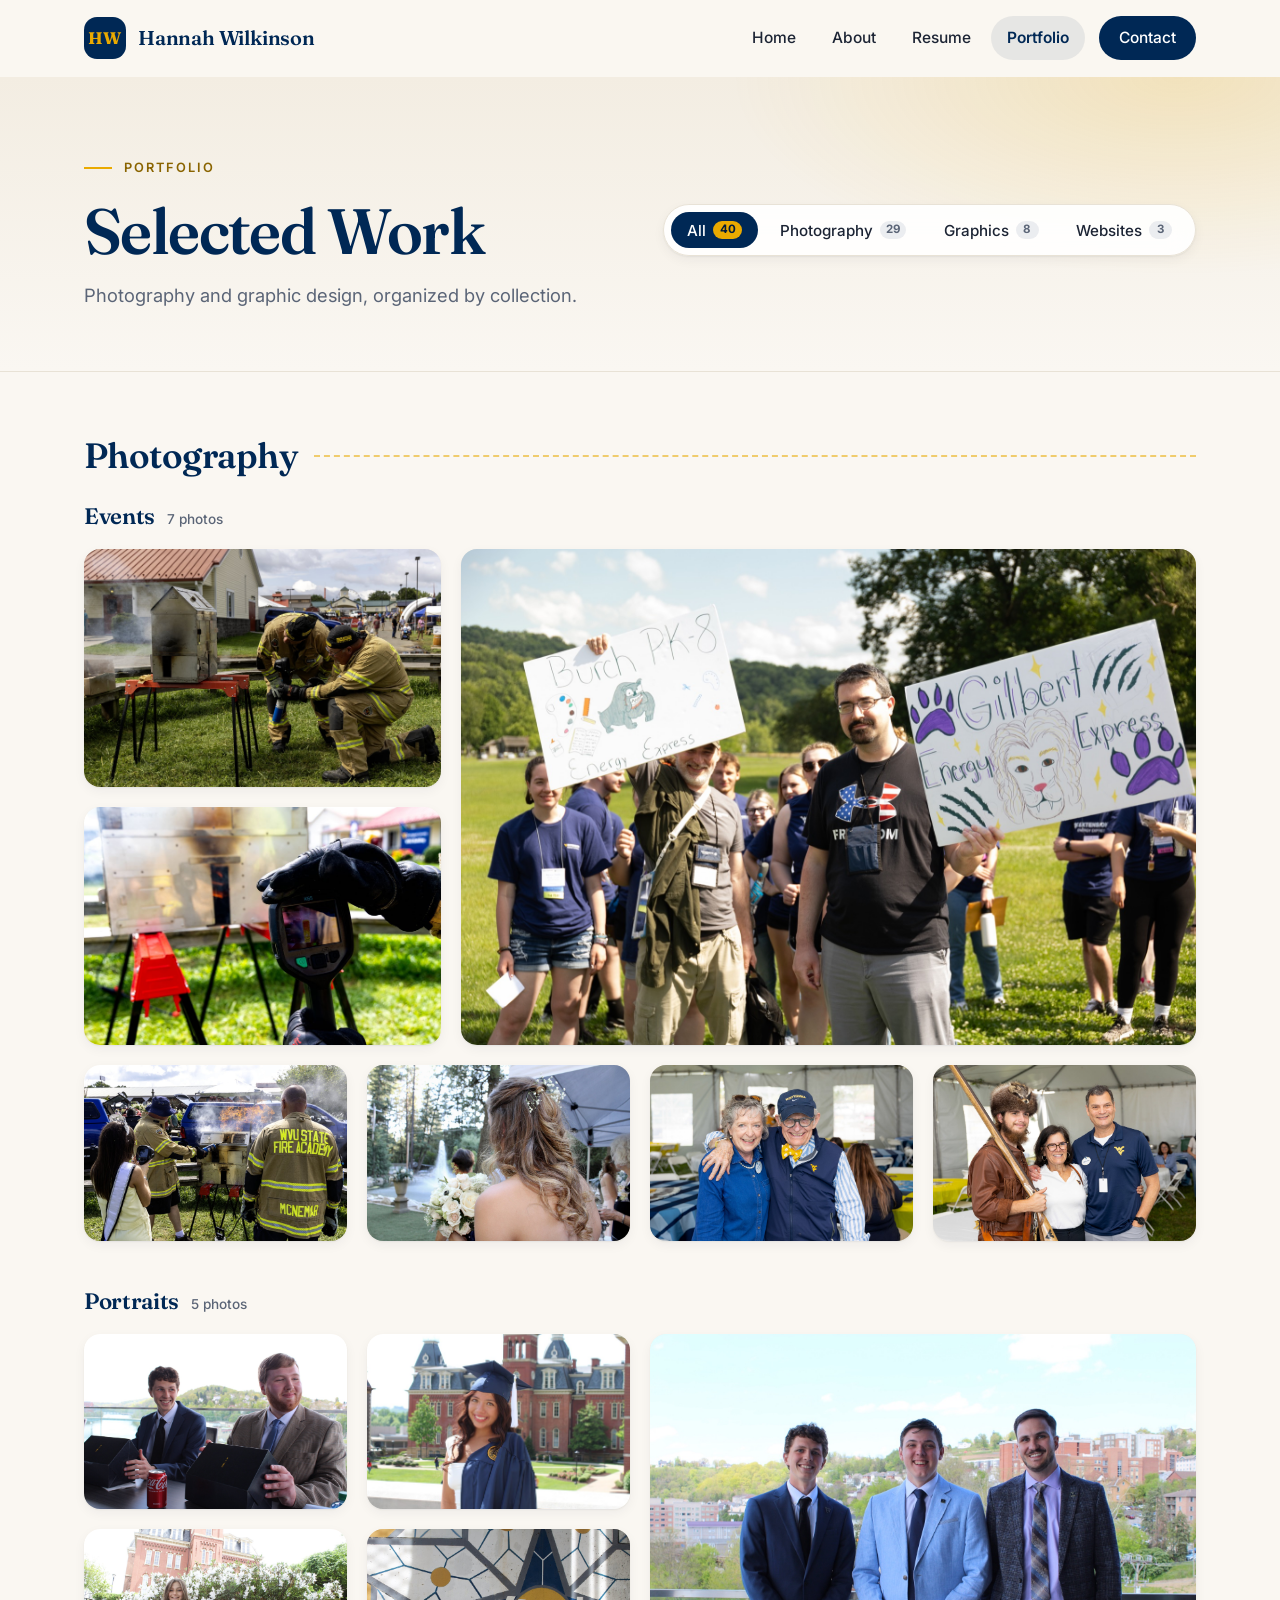
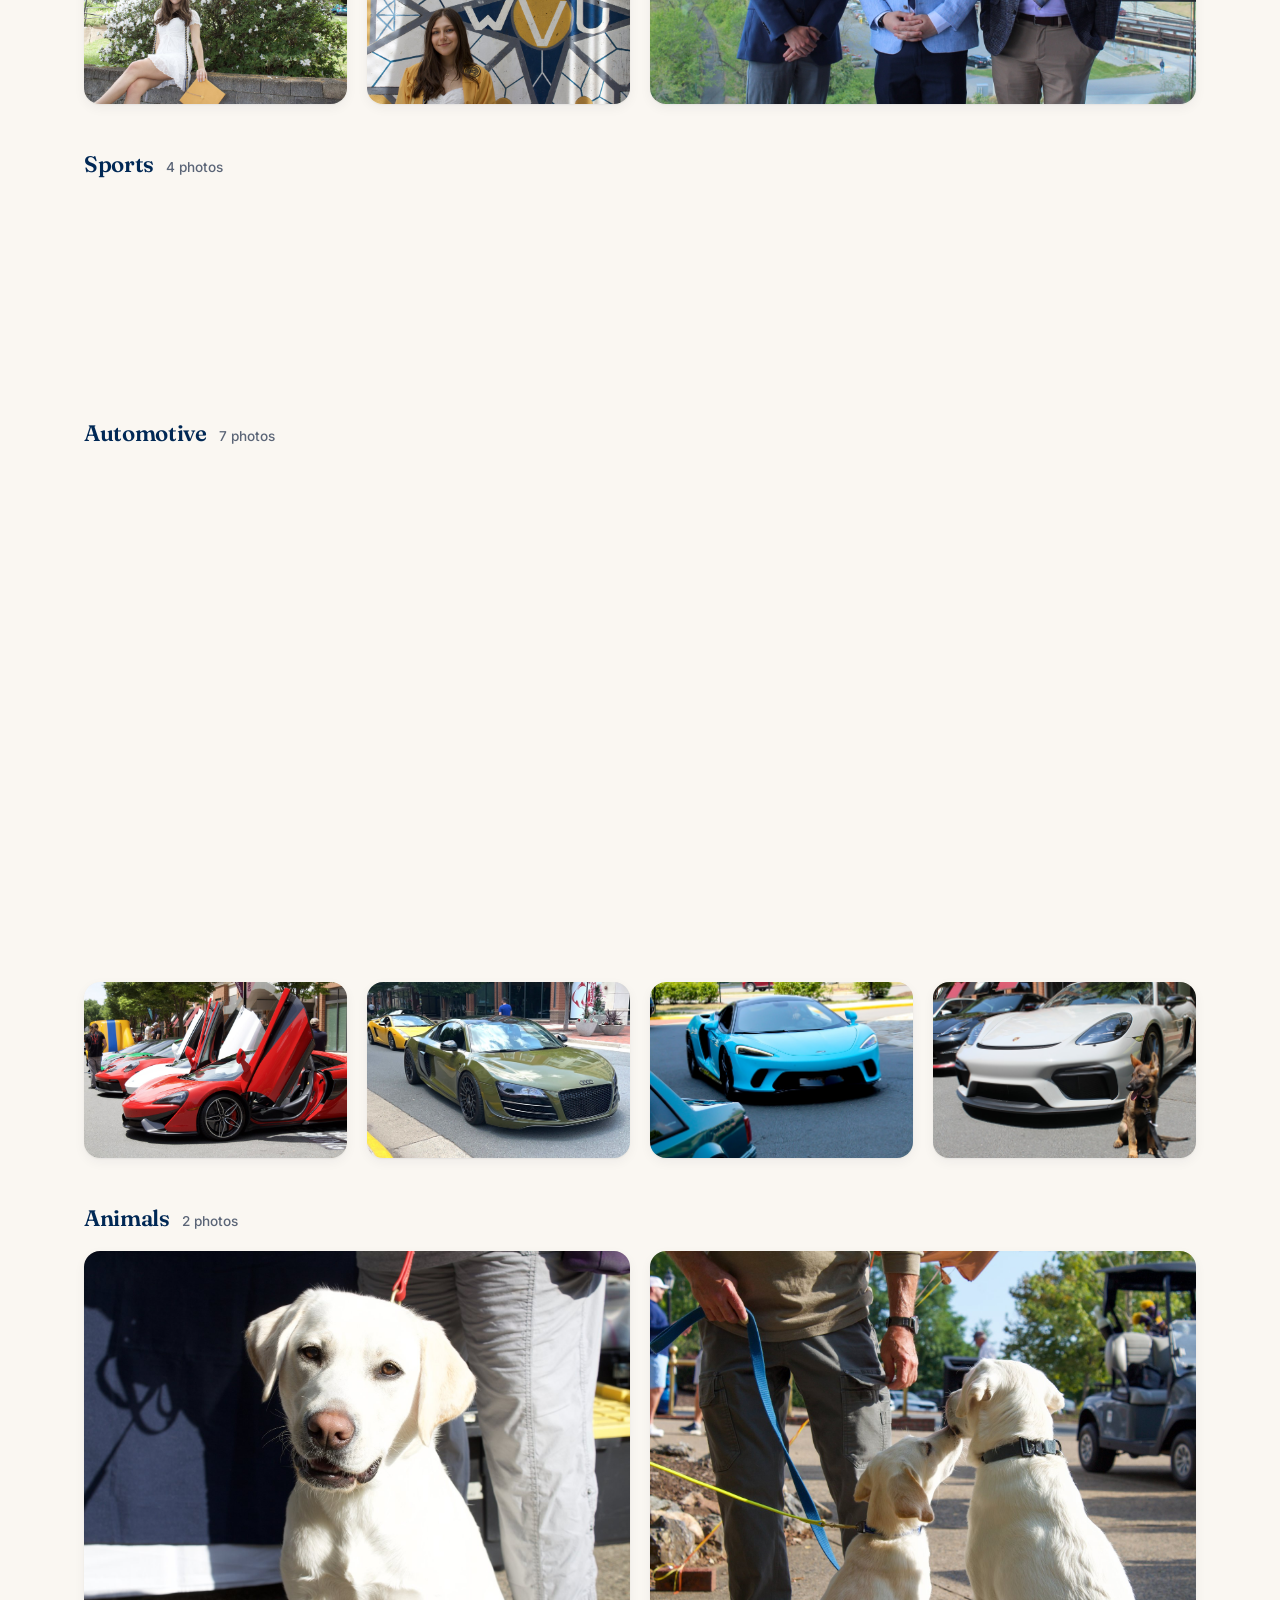
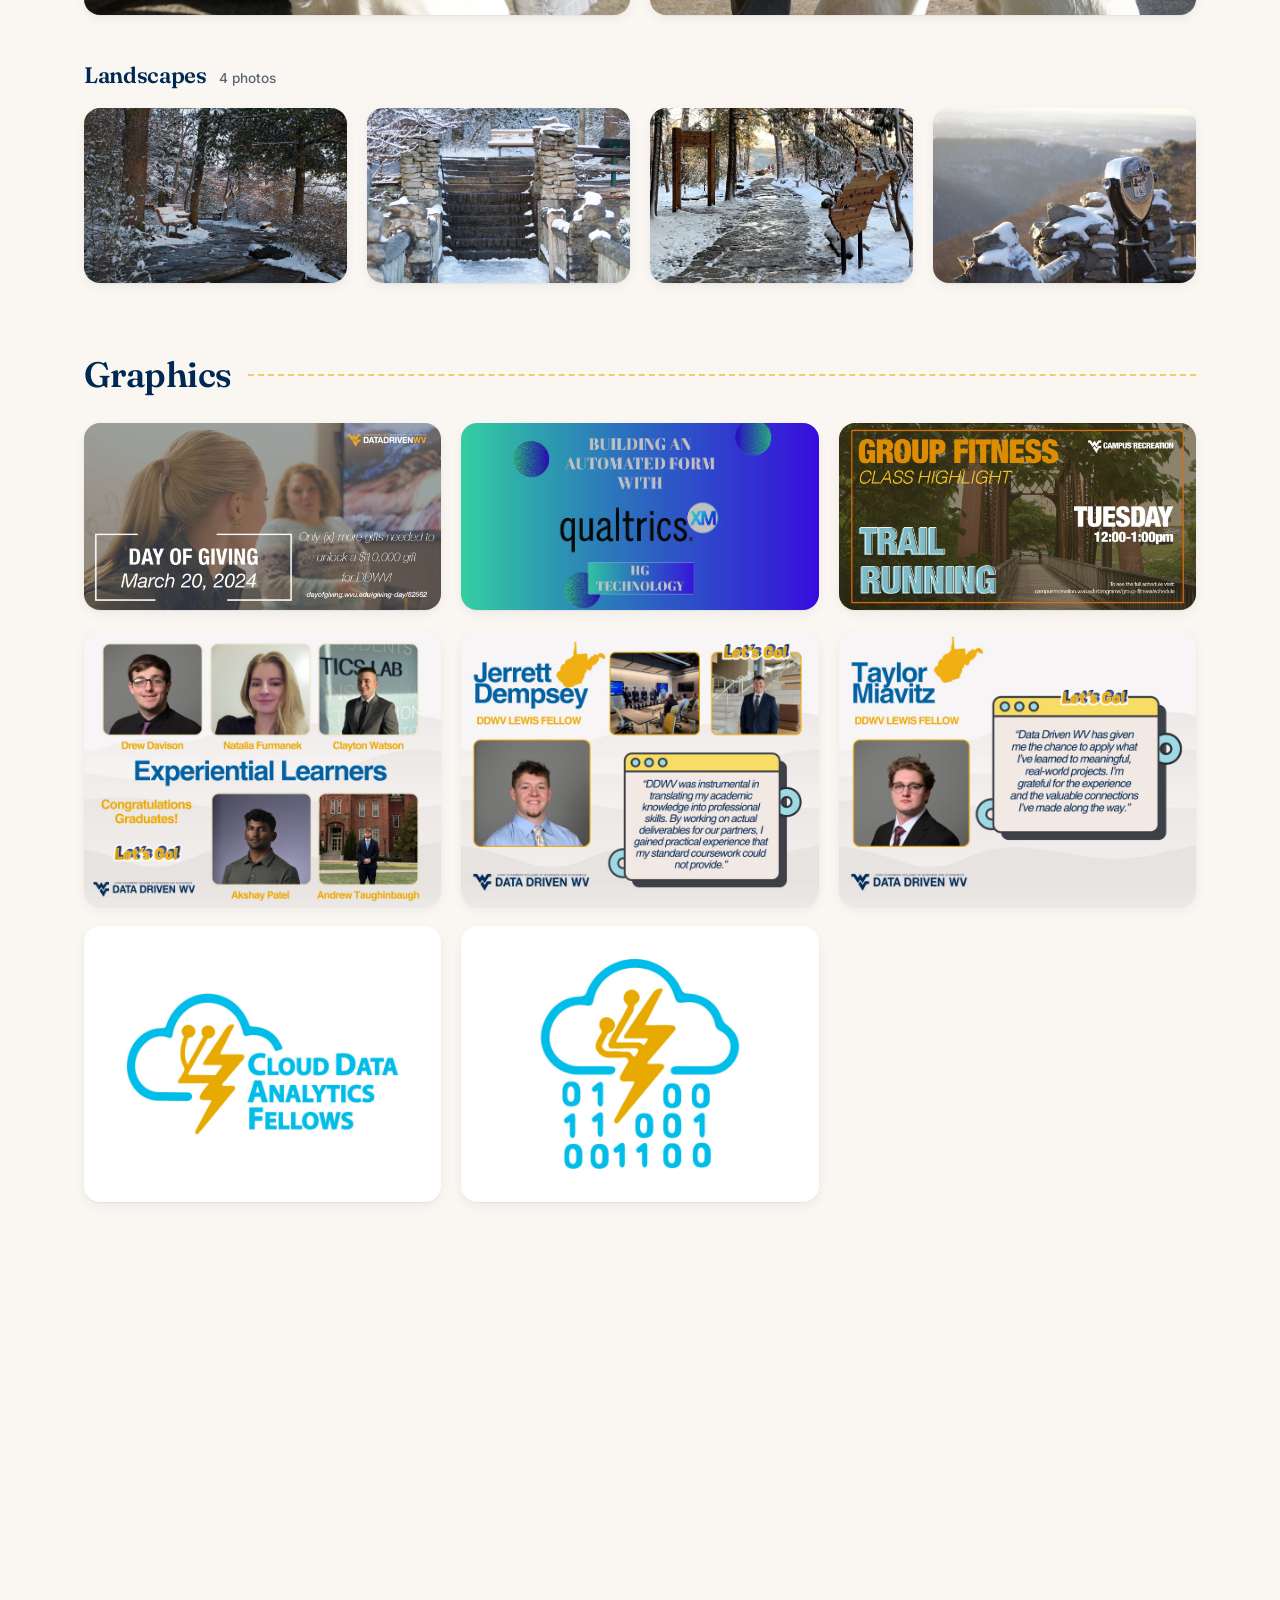
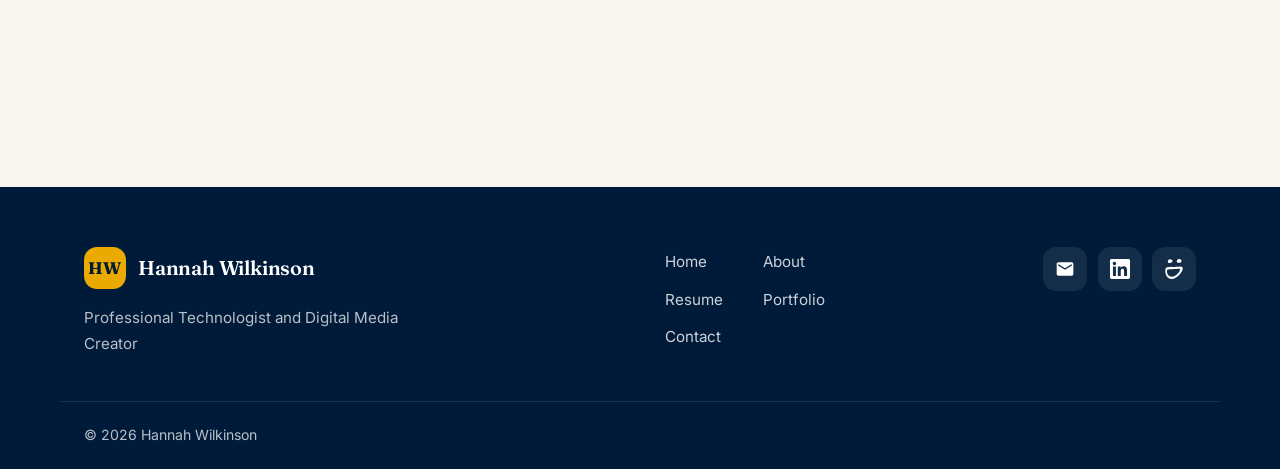
<file: portfolio.html>
<!doctype html>
<html lang="en">
  <head>
    <meta charset="utf-8" />
    <meta name="viewport" content="width=device-width, initial-scale=1" />
    <title>Portfolio | Hannah Wilkinson</title>
    <meta name="description" content="Photography and graphic design work by Hannah Wilkinson." />
    <link rel="icon" href="favicon.ico?v=2" sizes="48x48" />
    <link rel="icon" href="favicon-32x32.png?v=2" type="image/png" sizes="32x32" />
    <link rel="icon" href="favicon-192x192.png?v=2" type="image/png" sizes="192x192" />
    <link rel="apple-touch-icon" href="apple-touch-icon.png?v=2" />
    <meta name="theme-color" content="#faf7f2" />
    <link rel="preconnect" href="https://fonts.googleapis.com" />
    <link rel="preconnect" href="https://fonts.gstatic.com" crossorigin />
    <link rel="stylesheet" href="https://fonts.googleapis.com/css2?family=Fraunces:opsz,wght@9..144,500;9..144,600;9..144,700&amp;family=Inter:wght@400;500;600;700&amp;display=swap" />
    <link rel="stylesheet" href="styles.css?v=20261121e" />
  </head>
  <body>
    <a class="skip-link" href="#main">Skip to main content</a>

    <header class="site-header">
      <div class="container nav">
        <a class="logo" href="index.html">
          <span class="logo-mark" aria-hidden="true">HW</span>
          <span class="logo-text">Hannah Wilkinson</span>
        </a>
        <button class="menu-toggle" aria-expanded="false" aria-controls="site-nav">
          <span class="menu-icon" aria-hidden="true"></span>
          <span class="sr-only">Menu</span>
        </button>
        <nav id="site-nav" aria-label="Main">
          <ul>
            <li><a href="index.html">Home</a></li>
            <li><a href="about.html">About</a></li>
            <li><a href="resume.html">Resume</a></li>
            <li><a href="portfolio.html" aria-current="page">Portfolio</a></li>
            <li><a href="contact.html" class="nav-cta">Contact</a></li>
          </ul>
        </nav>
      </div>
    </header>

    <main id="main" class="page-portfolio">
      <section class="page-hero page-hero--portfolio">
        <div class="container">
          <div class="page-hero-text">
            <p class="eyebrow">Portfolio</p>
            <h1>Selected Work</h1>
            <p class="page-intro-text">Photography and graphic design, organized by collection.</p>
          </div>
          <div class="filter-bar" role="group" aria-label="Filter the portfolio">
            <button type="button" class="filter-chip" data-filter="all" aria-pressed="true">All <span class="chip-count">40</span></button>
            <!--<button type="button" class="filter-chip" data-filter="events" aria-pressed="false">Events <span class="chip-count">7</span></button>
            <button type="button" class="filter-chip" data-filter="portraits" aria-pressed="false">Portraits <span class="chip-count">5</span></button>
            <button type="button" class="filter-chip" data-filter="sports" aria-pressed="false">Sports <span class="chip-count">4</span></button>
            <button type="button" class="filter-chip" data-filter="automotive" aria-pressed="false">Automotive <span class="chip-count">7</span></button>
            <button type="button" class="filter-chip" data-filter="animals" aria-pressed="false">Animals <span class="chip-count">2</span></button>
            <button type="button" class="filter-chip" data-filter="landscapes" aria-pressed="false">Landscapes <span class="chip-count">4</span></button>-->
            <button type="button" class="filter-chip" data-filter="photography" aria-pressed="false">Photography <span class="chip-count">29</span></button>
            <button type="button" class="filter-chip" data-filter="graphics" aria-pressed="false">Graphics <span class="chip-count">8</span></button>
            <button type="button" class="filter-chip" data-filter="websites" aria-pressed="false">Websites <span class="chip-count">3</span></button>
          </div>
          <p id="filter-status" class="sr-only" aria-live="polite"></p>
        </div>
      </section>

      <section id="portfolio" class="container section">

        <section class="gallery-group" data-group="photography" aria-labelledby="photography-title">
          <h2 id="photography-title" class="gallery-title">Photography</h2>
          <div class="collection" id="events" data-collection="events">
            <h3 class="collection-title">Events <span class="collection-count">7 photos</span></h3>
            <ul class="gallery">
          <li>
            <figure tabindex="0">
              <img src="images/photography/energy-express-signs.jpg" width="1600" height="1066" loading="lazy" alt="A group in matching navy shirts stands on a grassy field while two people hold up hand-drawn Energy Express signs for Burch PK-8 and Gilbert." />
              <figcaption>Energy Express</figcaption>
            </figure>
          </li>
          <li>
            <figure tabindex="0">
              <img src="images/photography/fire-demo-thermal-camera.jpg" width="1600" height="1067" loading="lazy" alt="Two firefighters in tan turnout gear and Paratech Rescue Team caps crouch beside a smoking steel fire-demonstration box, one aiming a FLIR thermal imaging camera at it." />
              <figcaption>Thermal Imaging Demo</figcaption>
            </figure>
          </li>
          <li>
            <figure tabindex="0">
              <img src="images/photography/fire-demo-thermal-screen.jpg" width="1600" height="1067" loading="lazy" alt="Close-up of a gloved hand holding a thermal imaging camera whose screen shows the bright heat signature inside a scorched steel demonstration box." />
              <figcaption>Through the Thermal Camera</figcaption>
            </figure>
          </li>
          <li>
            <figure tabindex="0">
              <img src="images/photography/fire-demo-live-burn.jpg" width="1600" height="1067" loading="lazy" alt="Flames burst from the top of a steel fire-demonstration box as a firefighter works a torch, watched by a WVU State Fire Academy firefighter and a woman in a tiara and sash holding a thermal camera." />
              <figcaption>Live Burn Demonstration</figcaption>
            </figure>
          </li>
          <li>
            <figure tabindex="0">
              <img src="images/photography/wedding-bouquet.jpg" width="1600" height="1067" loading="lazy" alt="View from behind of a woman with long curled hair accented with baby's breath, holding a white rose bouquet at an outdoor wedding with a fountain and pine trees." />
              <figcaption>Wedding Details</figcaption>
            </figure>
          </li>
          <li>
            <figure tabindex="0">
              <img src="images/photography/wvu-event-friends.jpg" width="1600" height="1067" loading="lazy" alt="Two smiling guests pose arm in arm under an event tent, one in a denim shirt and pearls and the other in a West Virginia cap, gold polka-dot bow tie, and navy WVU vest." />
              <figcaption>Old Gold and Blue</figcaption>
            </figure>
          </li>
          <li>
            <figure tabindex="0">
              <img src="images/photography/wvu-event-mountaineer.jpg" width="1600" height="1067" loading="lazy" alt="A student dressed as the WVU Mountaineer in buckskins and a coonskin cap, holding a musket, poses with two smiling guests in WVU shirts under an event tent." />
              <figcaption>Meeting the Mountaineer</figcaption>
            </figure>
          </li>
            </ul>
          </div>
          <div class="collection" id="portraits" data-collection="portraits">
            <h3 class="collection-title">Portraits <span class="collection-count">5 photos</span></h3>
            <ul class="gallery">
          <li>
            <figure tabindex="0">
              <img src="images/photography/rooftop-group-portrait.jpg" width="1600" height="1066" loading="lazy" alt="Three men in suit jackets smile on a balcony with green hills and campus buildings behind them." />
              <figcaption>Group Portrait</figcaption>
            </figure>
          </li>
          <li>
            <figure tabindex="0">
              <img src="images/photography/rooftop-table.jpg" width="1600" height="1066" loading="lazy" alt="Two men in suit jackets sit smiling at a table with black boxes, overlooking a river and hillside." />
              <figcaption>Rooftop Lunch</figcaption>
            </figure>
          </li>
          <li>
            <figure tabindex="0">
              <img src="images/photography/grad-clock-tower.jpg" width="1067" height="1600" loading="lazy" style="object-position: 50% 58%" alt="A graduate in a navy cap and gown smiles on a balcony in front of a red-brick building with a clock tower." />
              <figcaption>Clock Tower Graduate</figcaption>
            </figure>
          </li>
          <li>
            <figure tabindex="0">
              <img src="images/photography/grad-in-bloom.jpg" width="1600" height="1067" loading="lazy" alt="A graduate in a white dress and honor cords sits on a stone wall in front of a white flowering bush and a red-brick building, holding a gold mortarboard." />
              <figcaption>In Bloom</figcaption>
            </figure>
          </li>
          <li>
            <figure tabindex="0">
              <img src="images/photography/grad-wvu-mural.jpg" width="1600" height="1067" loading="lazy" alt="A graduate in a gold gown smiles in front of a blue, gold, and white WVU mural." />
              <figcaption>WVU Mural Portrait</figcaption>
            </figure>
          </li>
            </ul>
          </div>
          <div class="collection" id="sports" data-collection="sports">
            <h3 class="collection-title">Sports <span class="collection-count">4 photos</span></h3>
            <ul class="gallery">
          <li>
            <figure tabindex="0">
              <img src="images/photography/boxing-sparring.jpg" width="1600" height="1066" loading="lazy" alt="Two boxers spar in a gym, one covering up with a guard as the other throws a punch." />
              <figcaption>Sparring</figcaption>
            </figure>
          </li>
          <li>
            <figure tabindex="0">
              <img src="images/photography/boxing-gloves-raised.jpg" width="1600" height="1066" loading="lazy" alt="A boxer seen from behind stretches both gloved arms wide beside hanging heavy bags." />
              <figcaption>Veni, Vidi, Vici</figcaption>
            </figure>
          </li>
          <li>
            <figure tabindex="0">
              <img src="images/photography/flag-football-catch.jpg" width="1600" height="1067" loading="lazy" alt="A flag football player in a white pinnie reaches one gloved hand up toward a football against the night sky under stadium lights." />
              <figcaption>Reach for It</figcaption>
            </figure>
          </li>
          <li>
            <figure tabindex="0">
              <img src="images/photography/flag-football-snap.jpg" width="1600" height="1067" loading="lazy" alt="A flag football player kneels with his hand on the ball, looking back before the snap, as a defender in a WVU Campus Rec pinnie crouches across from him on turf at night." />
              <figcaption>Ready, Set</figcaption>
            </figure>
          </li>
            </ul>
          </div>
          <div class="collection" id="automotive" data-collection="automotive">
            <h3 class="collection-title">Automotive <span class="collection-count">7 photos</span></h3>
            <ul class="gallery">
          <li>
            <figure tabindex="0">
              <img src="images/photography/orange-sports-car.jpg" width="1600" height="1066" loading="lazy" alt="A metallic orange sports car parked on a street in front of a brick storefront." />
              <figcaption>Orange Supercar</figcaption>
            </figure>
          </li>
          <li>
            <figure tabindex="0">
              <img src="images/photography/silver-convertible.jpg" width="1600" height="1066" loading="lazy" alt="A silver convertible sports car drives down a tree-lined street past parked cars and pedestrians." />
              <figcaption>Silver Convertible</figcaption>
            </figure>
          </li>
          <li>
            <figure tabindex="0">
              <img src="images/photography/supercar-lineup.jpg" width="1067" height="1600" loading="lazy" style="object-position: 50% 72%" alt="A row of supercars in red, green, white, and blue parked along a tree-lined street in front of brick apartment buildings." />
              <figcaption>Supercar Lineup</figcaption>
            </figure>
          </li>
          <li>
            <figure tabindex="0">
              <img src="images/photography/mclaren-doors-up.jpg" width="1600" height="1067" loading="lazy" alt="A red McLaren with its doors raised, parked in a row beside a white McLaren and other sports cars on a city street." />
              <figcaption>Doors Up</figcaption>
            </figure>
          </li>
          <li>
            <figure tabindex="0">
              <img src="images/photography/green-audi.jpg" width="1244" height="1173" loading="lazy" alt="An olive-green Audi sports car parked on a city street in front of a yellow Lamborghini and brick storefronts." />
              <figcaption>Olive Audi</figcaption>
            </figure>
          </li>
          <li>
            <figure tabindex="0">
              <img src="images/photography/blue-mclaren-gt.jpg" width="1067" height="1600" loading="lazy" style="object-position: 50% 42%" alt="A bright blue McLaren sports car pulls through a parking lot past the rear of a teal Ford Mustang on polished wheels." />
              <figcaption>Blue Arrival</figcaption>
            </figure>
          </li>
          <li>
            <figure tabindex="0">
              <img src="images/photography/porsche-and-puppy.jpg" width="1067" height="1600" loading="lazy" style="object-position: 50% 52%" alt="A German shepherd puppy sits on its leash in front of a white Porsche sports car parked on a street lined with brick shops." />
              <figcaption>Puppy and Porsche</figcaption>
            </figure>
          </li>
            </ul>
          </div>
          <div class="collection" id="animals" data-collection="animals">
            <h3 class="collection-title">Animals <span class="collection-count">2 photos</span></h3>
            <ul class="gallery">
          <li>
            <figure tabindex="0">
              <img src="images/photography/lab-portrait.jpg" width="1600" height="1067" loading="lazy" alt="Close-up of a white Labrador retriever on a red leash, looking at the camera with its mouth slightly open in the sun." />
              <figcaption>Lab Portrait</figcaption>
            </figure>
          </li>
          <li>
            <figure tabindex="0">
              <img src="images/photography/labs-touching-noses.jpg" width="1600" height="1067" loading="lazy" alt="A yellow Labrador puppy and an older white Lab touch noses while sitting on a sidewalk beside a man holding a blue leash." />
              <figcaption>Nose to Nose</figcaption>
            </figure>
          </li>
            </ul>
          </div>
          <div class="collection" id="landscapes" data-collection="landscapes">
            <h3 class="collection-title">Landscapes <span class="collection-count">4 photos</span></h3>
            <ul class="gallery">
          <li>
            <figure tabindex="0">
              <img src="images/photography/snowy-overlook-benches.jpg" width="1600" height="1067" loading="lazy" alt="Snow-covered wooden benches beside a flagstone path winding through pine trees dusted with fresh snow." />
              <figcaption>Fresh Snowfall</figcaption>
            </figure>
          </li>
          <li>
            <figure tabindex="0">
              <img src="images/photography/snowy-stone-stairs.jpg" width="1600" height="1067" loading="lazy" alt="Weathered stone steps between snow-capped stacked-stone pillars lead up to a snowy bench in the woods." />
              <figcaption>Winter Steps</figcaption>
            </figure>
          </li>
          <li>
            <figure tabindex="0">
              <img src="images/photography/almost-heaven-trail.jpg" width="1241" height="1157" loading="lazy" alt="A snowy flagstone trail lit by golden sunlight passes a wooden swing and a West Virginia–shaped sign reading “almost heaven.”" />
              <figcaption>Almost Heaven</figcaption>
            </figure>
          </li>
          <li>
            <figure tabindex="0">
              <img src="images/photography/snowy-overlook-viewer.jpg" width="1600" height="1067" loading="lazy" alt="A coin-operated viewer stands beside a snow-capped stone wall at an overlook above a misty, wooded valley." />
              <figcaption>The View Below</figcaption>
            </figure>
          </li>
            </ul>
          </div>
        </section>

        <section class="gallery-group" data-group="graphics" aria-labelledby="graphics-title">
          <h2 id="graphics-title" class="gallery-title">Graphics</h2>
          <div class="collection" id="graphics" data-collection="graphics">
            <ul class="gallery gallery--graphics">
          <li>
            <figure tabindex="0">
              <img src="images/graphics/day-of-giving.jpg" width="1200" height="630" loading="lazy" alt="Data Driven WV social graphic for Day of Giving, March 20, 2024, over a photo of two people talking." />
              <figcaption>Day of Giving</figcaption>
            </figure>
          </li>
          <li>
            <figure tabindex="0">
              <img src="images/graphics/qualtrics-title.jpg" width="1494" height="838" loading="lazy" alt="Title slide on a teal-to-blue gradient reading Building an Automated Form with Qualtrics XM, HG Technology." />
              <figcaption>Building an Automated Form with Qualtrics</figcaption>
            </figure>
          </li>
          <li>
            <figure tabindex="0">
              <img src="images/graphics/trail-running-web.jpg" width="1200" height="628" loading="lazy" alt="Campus Recreation group fitness class highlight for Trail Running, Tuesdays 12:00 to 1:00 pm, over a photo of a wooden trail bridge." />
              <figcaption>Group Fitness: Trail Running</figcaption>
            </figure>
          </li>
          <li>
            <figure tabindex="0">
              <img src="images/graphics/experiential-learners.jpg" width="1600" height="1236" loading="lazy" alt="Data Driven WV graphic congratulating five graduating experiential learners, with a portrait and name for each." />
              <figcaption>Experiential Learners</figcaption>
            </figure>
          </li>
          <li>
            <figure tabindex="0">
              <img src="images/graphics/lewis-fellow-jerrett-dempsey.jpg" width="1600" height="1236" loading="lazy" alt="Data Driven WV Lewis Fellow spotlight of Jerrett Dempsey, with portraits, a team presentation photo, and a quote about gaining practical experience." />
              <figcaption>Lewis Fellow Spotlight: Jerrett Dempsey</figcaption>
            </figure>
          </li>
          <li>
            <figure tabindex="0">
              <img src="images/graphics/lewis-fellow-taylor-miavitz.jpg" width="1600" height="1236" loading="lazy" alt="Data Driven WV Lewis Fellow spotlight of Taylor Miavitz, with a portrait and a quote about applying classroom learning to real-world projects." />
              <figcaption>Lewis Fellow Spotlight: Taylor Miavitz</figcaption>
            </figure>
          </li>
          <li>
            <figure tabindex="0">
              <img src="images/graphics/cloud-data-fellows-logo.jpg" width="1600" height="1236" loading="lazy" alt="Cloud Data Analytics Fellows logo: a sky-blue cloud outline with a gold lightning bolt and circuit lines, beside the program name in bold sky-blue letters." />
              <figcaption>Cloud Data Analytics Fellows Logo</figcaption>
            </figure>
          </li>
          <li>
            <figure tabindex="0">
              <img src="images/graphics/cloud-data-fellows-icon.jpg" width="1600" height="1236" loading="lazy" alt="Cloud Data Analytics Fellows icon: a sky-blue cloud outline with a gold lightning bolt and circuit lines, raining rows of binary ones and zeros." />
              <figcaption>Cloud Data Analytics Fellows Icon</figcaption>
            </figure>
          </li>
          <!--<li>
            <figure tabindex="0">
              <img src="images/graphics/harvest-time-at-the-mill.gif" width="720" height="1280" loading="lazy" alt="Animated In the News story graphic: an autumn photo of a white mill beside a creek, with the headline WVU Jackson's Mill to host annual Harvest Time at the Mill." />
              <figcaption>Harvest Time at the Mill</figcaption>
            </figure>
          </li>
          <li>
            <figure tabindex="0">
              <img src="images/graphics/fresh-local-food-cheat-lake.gif" width="720" height="1280" loading="lazy" alt="Animated In the News story graphic: a man in a plaid shirt sits at a produce market table, with the headline WVU alum brings fresh, local food to Cheat Lake community." />
              <figcaption>Fresh, Local Food in Cheat Lake</figcaption>
            </figure>
          </li>
          <li>
            <figure tabindex="0">
              <img src="images/graphics/fresh-local-food-cheat-lake-smooth.gif" width="540" height="960" loading="lazy" alt="Animated In the News story graphic: a man in a plaid shirt sits at a produce market table, with the headline WVU alum brings fresh, local food to Cheat Lake community." />
              <figcaption>Fresh, Local Food in Cheat Lake</figcaption>
            </figure>
          </li>
          <li>
            <figure tabindex="0">
              <img src="images/graphics/fresh-local-food-cheat-lake-copy.gif" width="720" height="1280" loading="lazy" alt="Animated In the News story graphic: a man in a plaid shirt sits at a produce market table, with the headline WVU alum brings fresh, local food to Cheat Lake community." />
              <figcaption>Fresh, Local Food in Cheat Lake</figcaption>
            </figure>
          </li>-->
            </ul>
          </div>
        </section>

        <section class="gallery-group" data-group="websites" aria-labelledby="websites-title">
          <h2 id="websites-title" class="gallery-title">Websites</h2>
          <div class="collection" id="websites" data-collection="websites">
            <ul class="gallery gallery--websites">
          <li>
            <figure tabindex="0">
              <img src="images/websites/cloud-data-hub-students.jpg" width="1600" height="4737" loading="lazy" alt="Full-page screenshot of the Cloud &amp; Climate Data Hub students page, with program highlights, student resources on cloud computing and NOAA datasets, a testimonial quote from Hannah Wilkinson, and a grid of student project showcases." />
              <figcaption>Cloud &amp; Climate Data Hub: Students</figcaption>
            </figure>
          </li>
          <li>
            <figure tabindex="0">
              <img src="images/websites/cloud-fellows.jpg" width="1600" height="4883" loading="lazy" alt="Full-page screenshot of the Cloud Fellows page on the Cloud &amp; Climate Data Hub, with the NOAA logo, program mission, partner university logos, featured projects, FAQs, and project showcases." />
              <figcaption>Cloud Fellows Program</figcaption>
            </figure>
          </li>
          <li>
            <figure tabindex="0">
              <img src="images/websites/500-rising.jpg" width="1440" height="5074" loading="lazy" alt="Full-page screenshot of the 500 Rising website, a women&rsquo;s self-defense nonprofit, with a Live Fiercely hero banner, Who We Are and scholarship sections, a founder bio, Our Mission, and a giving section." />
              <figcaption>500 Rising</figcaption>
            </figure>
          </li>
            </ul>
          </div>
        </section>
      </section>
    </main>

    <footer class="site-footer">
      <div class="container footer-inner">
        <div class="footer-brand">
          <a class="logo logo-light" href="index.html">
            <span class="logo-mark" aria-hidden="true">HW</span>
            <span class="logo-text">Hannah Wilkinson</span>
          </a>
          <p>Professional Technologist and Digital Media Creator</p>
        </div>
        <nav class="footer-nav" aria-label="Footer">
          <ul>
            <li><a href="index.html">Home</a></li>
            <li><a href="about.html">About</a></li>
            <li><a href="resume.html">Resume</a></li>
            <li><a href="portfolio.html">Portfolio</a></li>
            <li><a href="contact.html">Contact</a></li>
          </ul>
        </nav>
        <ul class="footer-social">
          <li><a href="mailto:hannahgracewvu@gmail.com" aria-label="Email"><svg viewBox="0 0 24 24" aria-hidden="true" focusable="false"><path d="M20 4H4c-1.1 0-1.99.9-1.99 2L2 18c0 1.1.9 2 2 2h16c1.1 0 2-.9 2-2V6c0-1.1-.9-2-2-2zm0 4-8 5-8-5V6l8 5 8-5v2z"/></svg></a></li>
          <li><a href="https://www.linkedin.com/in/hannahwilkinson0926" target="_blank" rel="noopener" aria-label="LinkedIn (opens in a new tab)"><svg viewBox="0 0 24 24" aria-hidden="true" focusable="false"><path d="M20.447 20.452h-3.554v-5.569c0-1.328-.027-3.037-1.852-3.037-1.853 0-2.136 1.445-2.136 2.939v5.667H9.351V9h3.414v1.561h.046c.477-.9 1.637-1.85 3.37-1.85 3.601 0 4.267 2.37 4.267 4.99v6.286zM5.337 7.433c-1.144 0-2.063-.926-2.063-2.065 0-1.138.92-2.063 2.063-2.063 1.14 0 2.064.925 2.064 2.063 0 1.139-.925 2.065-2.064 2.065zm1.782 13.019H3.555V9h3.564v11.452zM22.225 0H1.771C.792 0 0 .774 0 1.729v20.542C0 23.227.792 24 1.771 24h20.451C23.2 24 24 23.227 24 22.271V1.729C24 .774 23.2 0 22.222 0h.003z"/></svg></a></li>
          <li><a href="https://hannahwilkinson.smugmug.com" target="_blank" rel="noopener" aria-label="SmugMug (opens in a new tab)"><svg viewBox="0 0 24 24" aria-hidden="true" focusable="false"><path d="M18.31 0l-.35.01c-1.55.13-2.46 1.2-2.6 2.28-.15 1.2.65 2.4 2.58 2.28 2.15-.12 3.09-1.2 3.1-2.28.02-1.15-1-2.28-2.73-2.29zM7.21.34A2.66 2.66 0 004.56 2.6C4.41 3.73 5.12 4.87 7 4.85c2.23-.04 3.31-1.37 3.16-2.57-.12-1-1.09-1.92-2.94-1.94zm12.35 8.71a7 7 0 00-.4.02c-5.28.54-5.54.6-15.26.82C-.2 9.9.62 24 9.38 24c8.2 0 18.12-15.15 10.18-14.95zm-1.1 2.7c3.18-.07-2.9 9.53-8.8 9.56-7.46 0-6.44-8.8-5.18-8.85 8.67-.35 10.88-.64 13.98-.71Z"/></svg></a></li>
        </ul>
      </div>
      <div class="container footer-bottom">
        <p>&copy; <span id="year"></span> Hannah Wilkinson</p>
      </div>
    </footer>

    <script src="script.js?v=20261121e"></script>
  </body>
</html>
</file>
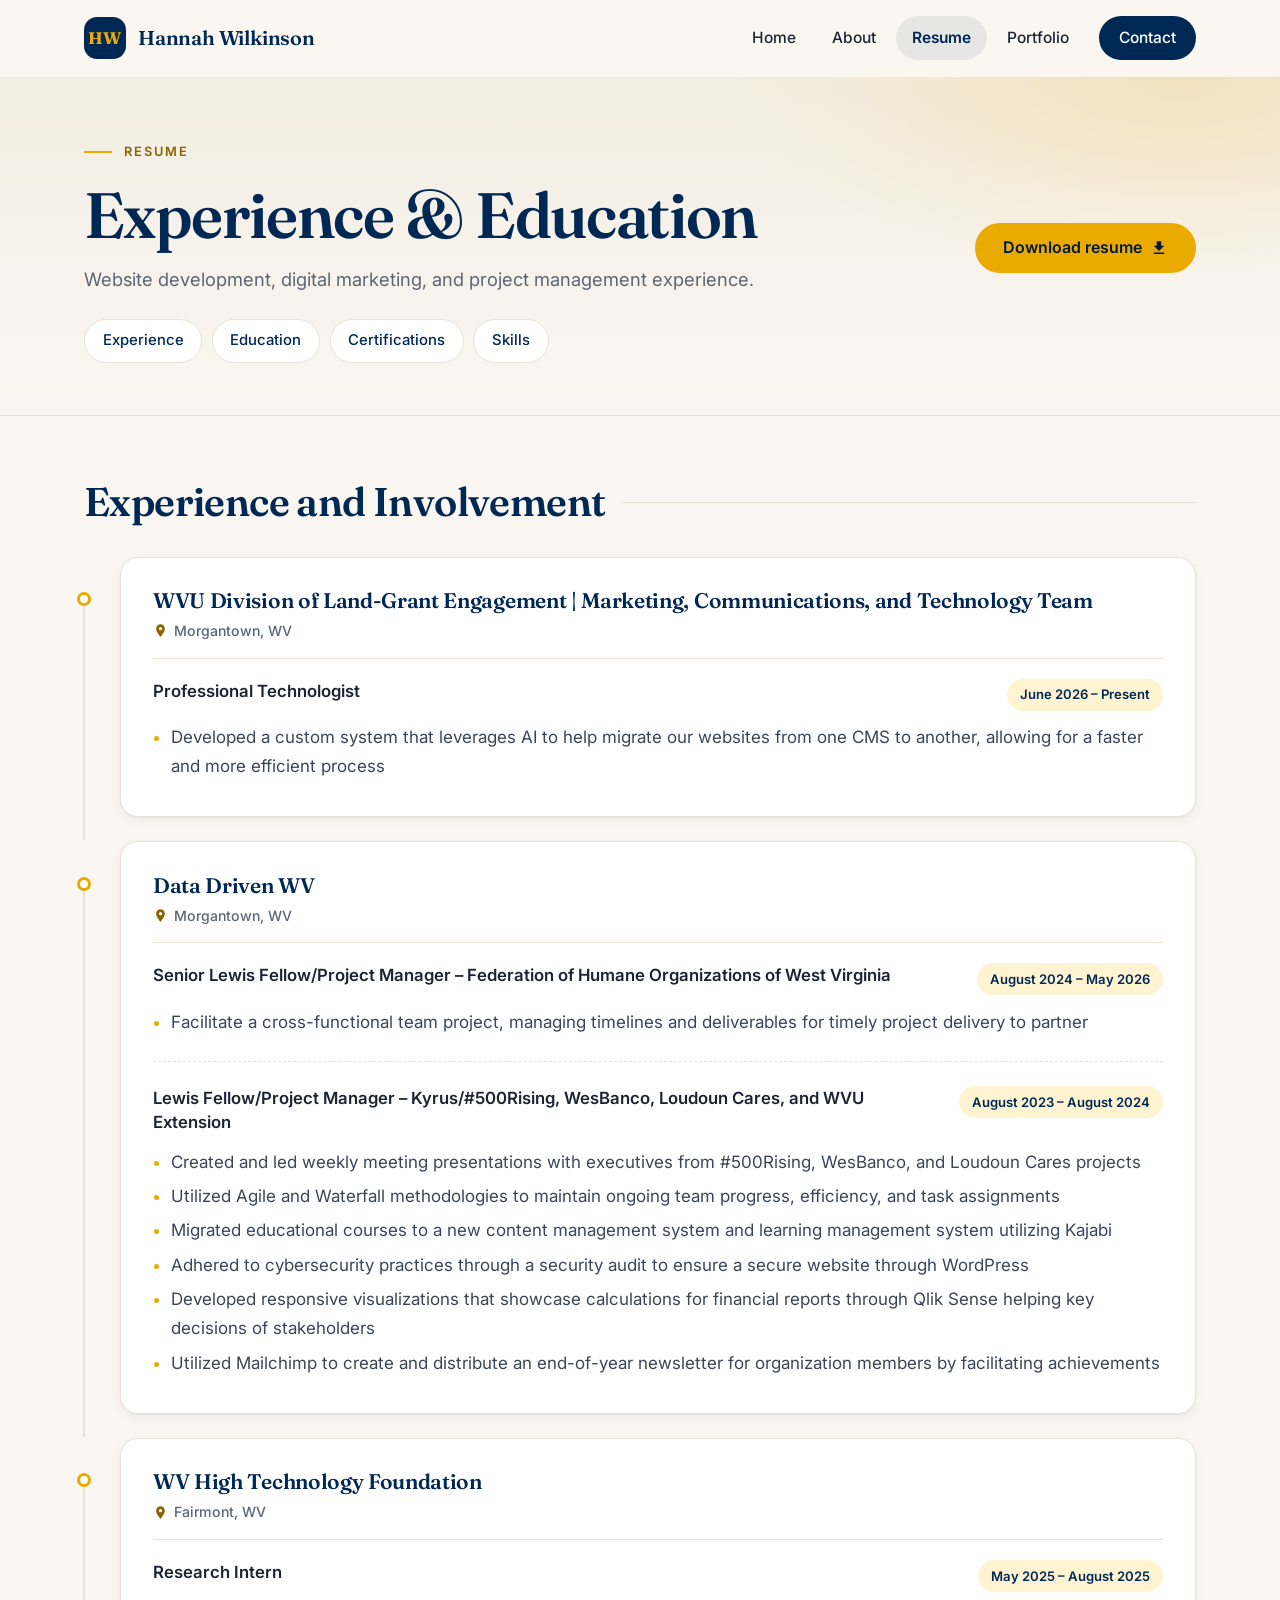
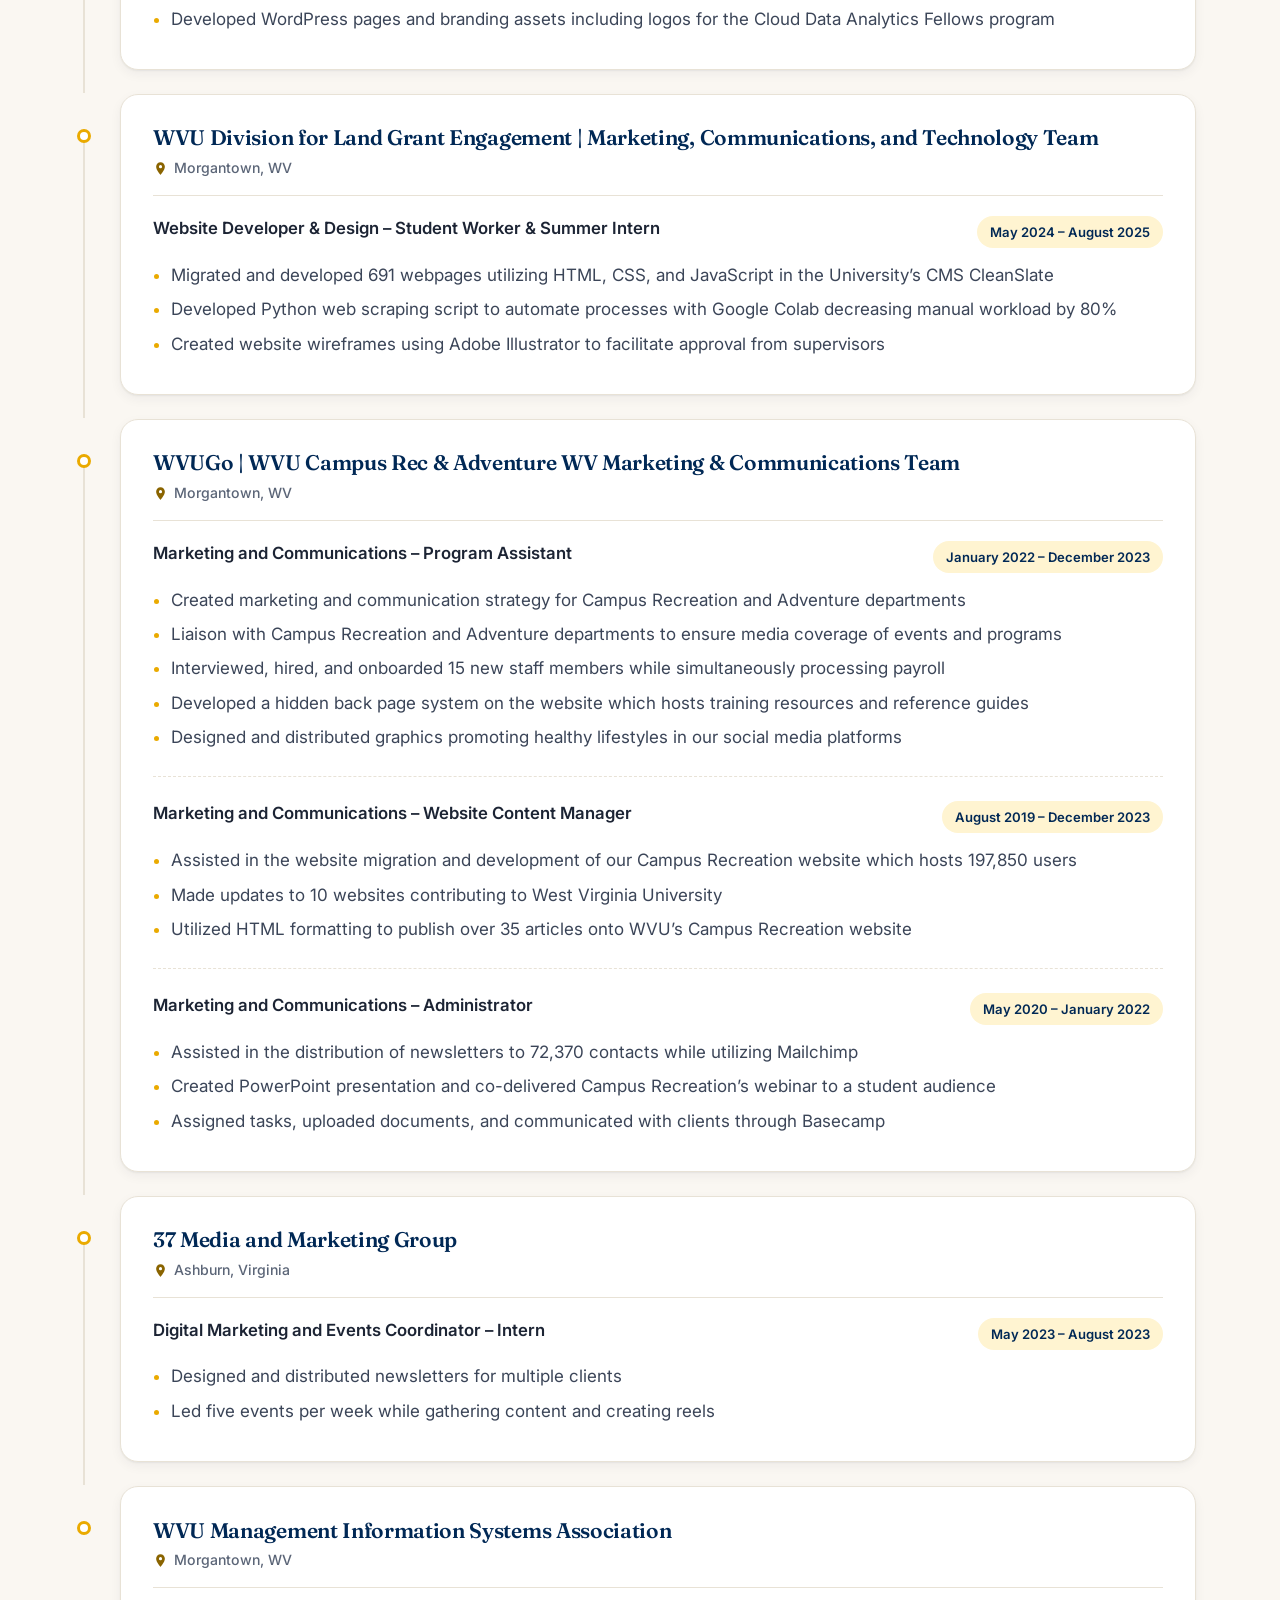
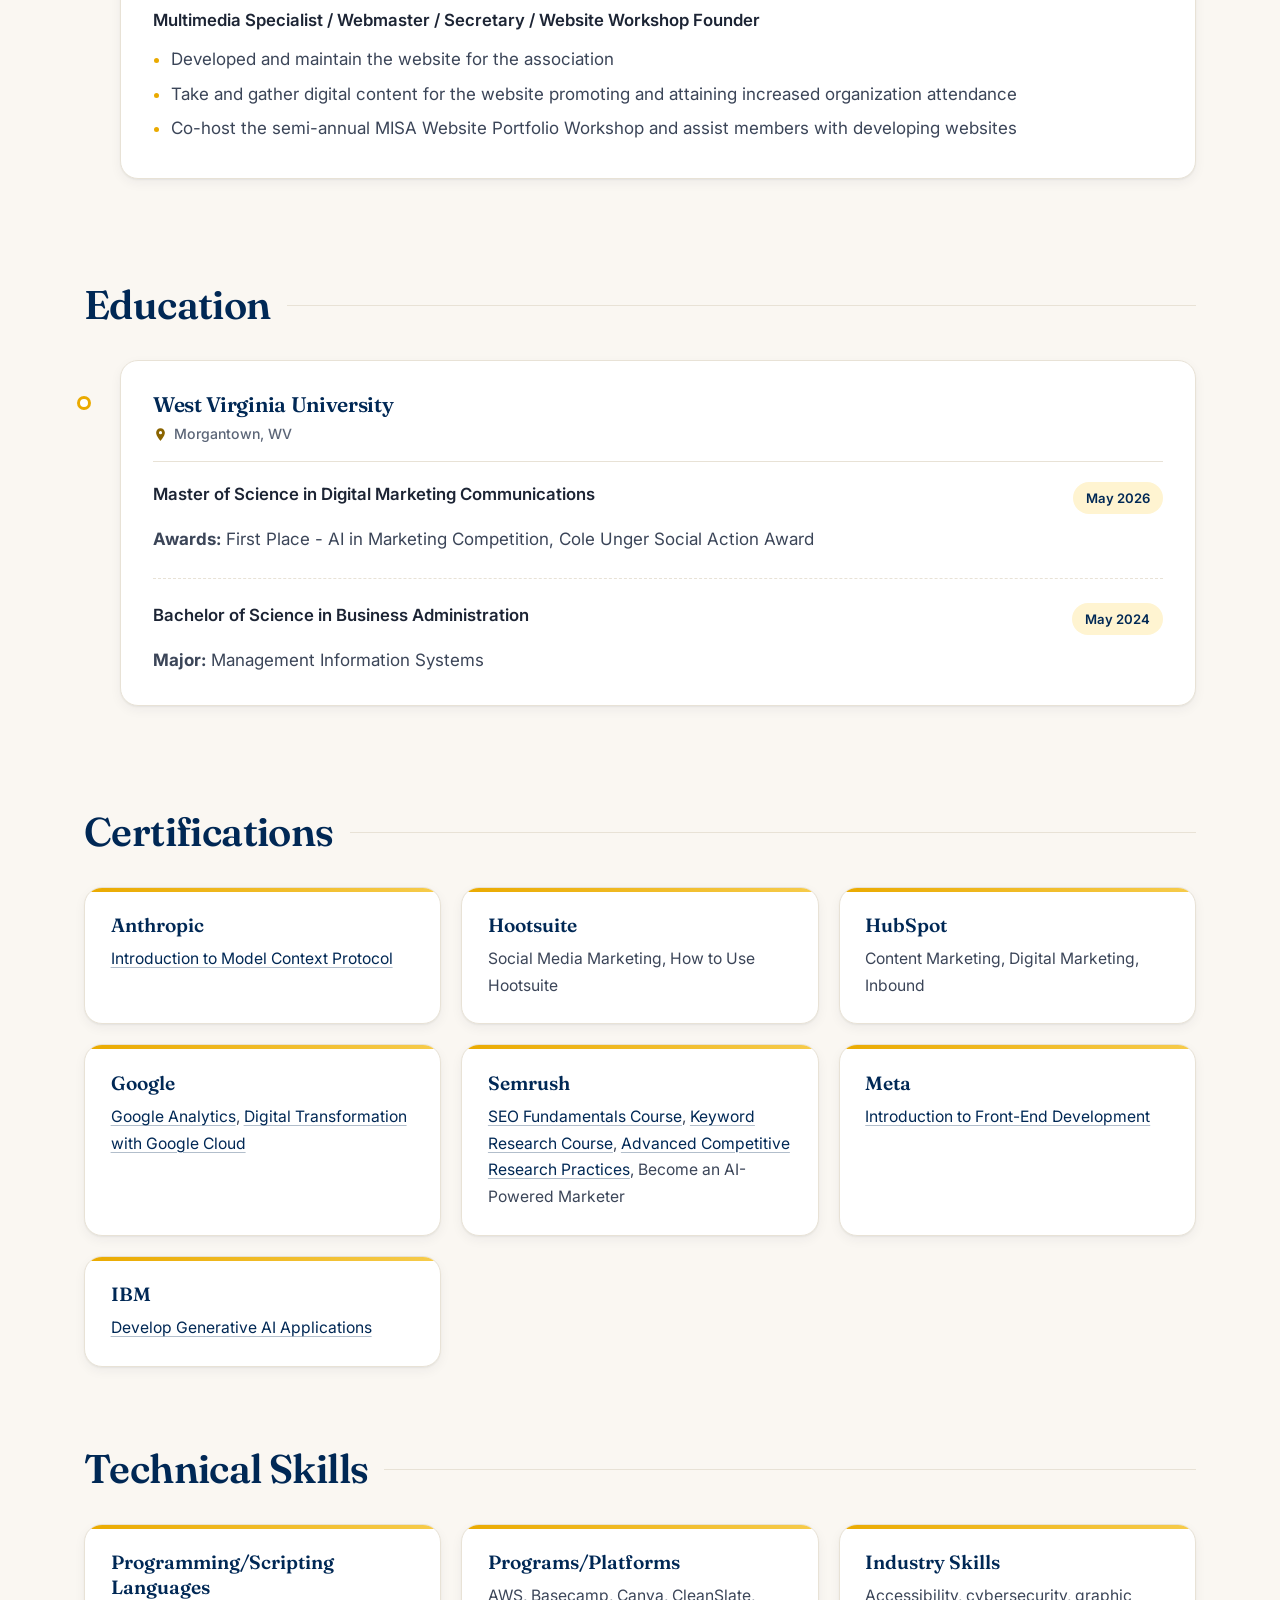
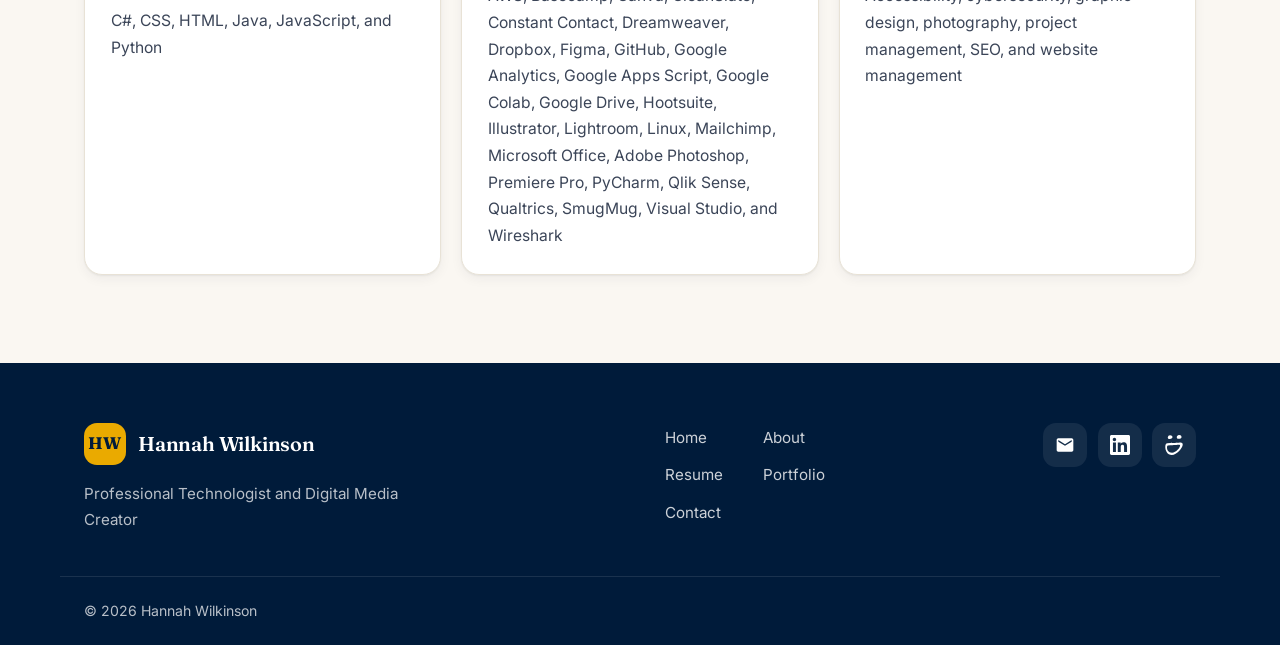
<file: resume.html>
<!doctype html>
<html lang="en">
  <head>
    <meta charset="utf-8" />
    <meta name="viewport" content="width=device-width, initial-scale=1" />
    <title>Resume | Hannah Wilkinson</title>
    <meta name="description" content="Hannah Wilkinson: website development, digital marketing, and project management experience, education, certifications, and skills." />
    <link rel="icon" href="favicon.ico?v=2" sizes="48x48" />
    <link rel="icon" href="favicon-32x32.png?v=2" type="image/png" sizes="32x32" />
    <link rel="icon" href="favicon-192x192.png?v=2" type="image/png" sizes="192x192" />
    <link rel="apple-touch-icon" href="apple-touch-icon.png?v=2" />
    <meta name="theme-color" content="#faf7f2" />
    <link rel="preconnect" href="https://fonts.googleapis.com" />
    <link rel="preconnect" href="https://fonts.gstatic.com" crossorigin />
    <link rel="stylesheet" href="https://fonts.googleapis.com/css2?family=Fraunces:opsz,wght@9..144,500;9..144,600;9..144,700&amp;family=Inter:wght@400;500;600;700&amp;display=swap" />
    <link rel="stylesheet" href="styles.css?v=20261121e" />
  </head>
  <body>
    <a class="skip-link" href="#main">Skip to main content</a>

    <header class="site-header">
      <div class="container nav">
        <a class="logo" href="index.html">
          <span class="logo-mark" aria-hidden="true">HW</span>
          <span class="logo-text">Hannah Wilkinson</span>
        </a>
        <button class="menu-toggle" aria-expanded="false" aria-controls="site-nav">
          <span class="menu-icon" aria-hidden="true"></span>
          <span class="sr-only">Menu</span>
        </button>
        <nav id="site-nav" aria-label="Main">
          <ul>
            <li><a href="index.html">Home</a></li>
            <li><a href="about.html">About</a></li>
            <li><a href="resume.html" aria-current="page">Resume</a></li>
            <li><a href="portfolio.html">Portfolio</a></li>
            <li><a href="contact.html" class="nav-cta">Contact</a></li>
          </ul>
        </nav>
      </div>
    </header>

    <main id="main" class="page-resume">
      <section class="page-hero page-hero--split">
        <div class="container">
          <div class="page-hero-text">
            <p class="eyebrow">Resume</p>
            <h1>Experience & Education</h1>
            <p class="page-intro-text">Website development, digital marketing, and project management experience.</p>
            <nav class="jump-links" aria-label="Resume sections">
              <a href="#experience">Experience</a>
              <a href="#education">Education</a>
              <a href="#certifications">Certifications</a>
              <a href="#skills">Skills</a>
            </nav>
          </div>
          <div class="page-hero-actions">
            <a class="btn" href="Hannah-Wilkinson-Resume.pdf" download="Hannah-Wilkinson-Resume.pdf">Download resume <span class="sr-only">(PDF)</span><svg class="btn-icon btn-icon-down" viewBox="0 0 24 24" aria-hidden="true" focusable="false"><path d="M19 9h-4V3H9v6H5l7 7 7-7zM5 18v2h14v-2H5z"/></svg></a>
          </div>
        </div>
      </section>

      <section id="experience" class="container section">
        <h2>Experience and Involvement</h2>

        <article class="org">
          <h3>WVU Division of Land-Grant Engagement | Marketing, Communications, and Technology Team<span class="place">Morgantown, WV</span></h3>

          <div class="role">
            <div class="role-head">
              <h4>Professional Technologist</h4>
              <p class="dates">June 2026 – Present</p>
            </div>
            <ul>
              <li>Developed a custom system that leverages AI to help migrate our websites from one CMS to another, allowing for a faster and more efficient process</li>
            </ul>
          </div>
        </article>

        <article class="org">
          <h3>Data Driven WV <span class="place">Morgantown, WV</span></h3>

          <div class="role">
            <div class="role-head">
              <h4>Senior Lewis Fellow/Project Manager – Federation of Humane Organizations of West Virginia</h4>
              <p class="dates">August 2024 – May 2026</p>
            </div>
            <ul>
              <li>Facilitate a cross-functional team project, managing timelines and deliverables for timely project delivery to partner</li>
            </ul>
          </div>

          <div class="role">
            <div class="role-head">
              <h4>Lewis Fellow/Project Manager – Kyrus/#500Rising, WesBanco, Loudoun Cares, and WVU Extension</h4>
              <p class="dates">August 2023 – August 2024</p>
            </div>
            <ul>
              <li>Created and led weekly meeting presentations with executives from #500Rising, WesBanco, and Loudoun Cares projects</li>
              <li>Utilized Agile and Waterfall methodologies to maintain ongoing team progress, efficiency, and task assignments</li>
              <li>Migrated educational courses to a new content management system and learning management system utilizing Kajabi</li>
              <li>Adhered to cybersecurity practices through a security audit to ensure a secure website through WordPress</li>
              <li>Developed responsive visualizations that showcase calculations for financial reports through Qlik Sense helping key decisions of stakeholders</li>
              <li>Utilized Mailchimp to create and distribute an end-of-year newsletter for organization members by facilitating achievements</li>
            </ul>
          </div>
        </article>

        <article class="org">
          <h3>WV High Technology Foundation <span class="place">Fairmont, WV</span></h3>

          <div class="role">
            <div class="role-head">
              <h4>Research Intern</h4>
              <p class="dates">May 2025 – August 2025</p>
            </div>
            <ul>
              <li>Developed WordPress pages and branding assets including logos for the Cloud Data Analytics Fellows program</li>
            </ul>
          </div>
        </article>

        <article class="org">
          <h3>WVU Division for Land Grant Engagement | Marketing, Communications, and Technology Team <span class="place">Morgantown, WV</span></h3>

          <div class="role">
            <div class="role-head">
              <h4>Website Developer &amp; Design – Student Worker &amp; Summer Intern</h4>
              <p class="dates">May 2024 – August 2025</p>
            </div>
            <ul>
              <li>Migrated and developed 691 webpages utilizing HTML, CSS, and JavaScript in the University’s CMS CleanSlate</li>
              <li>Developed Python web scraping script to automate processes with Google Colab decreasing manual workload by 80%</li>
              <li>Created website wireframes using Adobe Illustrator to facilitate approval from supervisors</li>
            </ul>
          </div>
        </article>

        <article class="org">
          <h3>WVUGo | WVU Campus Rec &amp; Adventure WV Marketing &amp; Communications Team <span class="place">Morgantown, WV</span></h3>

          <div class="role">
            <div class="role-head">
              <h4>Marketing and Communications – Program Assistant</h4>
              <p class="dates">January 2022 – December 2023</p>
            </div>
            <ul>
              <li>Created marketing and communication strategy for Campus Recreation and Adventure departments</li>
              <li>Liaison with Campus Recreation and Adventure departments to ensure media coverage of events and programs</li>
              <li>Interviewed, hired, and onboarded 15 new staff members while simultaneously processing payroll</li>
              <li>Developed a hidden back page system on the website which hosts training resources and reference guides</li>
              <li>Designed and distributed graphics promoting healthy lifestyles in our social media platforms</li>
            </ul>
          </div>

          <div class="role">
            <div class="role-head">
              <h4>Marketing and Communications – Website Content Manager</h4>
              <p class="dates">August 2019 – December 2023</p>
            </div>
            <ul>
              <li>Assisted in the website migration and development of our Campus Recreation website which hosts 197,850 users</li>
              <li>Made updates to 10 websites contributing to West Virginia University</li>
              <li>Utilized HTML formatting to publish over 35 articles onto WVU’s Campus Recreation website</li>
            </ul>
          </div>

          <div class="role">
            <div class="role-head">
              <h4>Marketing and Communications – Administrator</h4>
              <p class="dates">May 2020 – January 2022</p>
            </div>
            <ul>
              <li>Assisted in the distribution of newsletters to 72,370 contacts while utilizing Mailchimp</li>
              <li>Created PowerPoint presentation and co-delivered Campus Recreation’s webinar to a student audience</li>
              <li>Assigned tasks, uploaded documents, and communicated with clients through Basecamp</li>
            </ul>
          </div>
        </article>

        <article class="org">
          <h3>37 Media and Marketing Group <span class="place">Ashburn, Virginia</span></h3>

          <div class="role">
            <div class="role-head">
              <h4>Digital Marketing and Events Coordinator – Intern</h4>
              <p class="dates">May 2023 – August 2023</p>
            </div>
            <ul>
              <li>Designed and distributed newsletters for multiple clients</li>
              <li>Led five events per week while gathering content and creating reels</li>
            </ul>
          </div>
        </article>

        <article class="org">
          <h3>WVU Management Information Systems Association <span class="place">Morgantown, WV</span></h3>

          <div class="role">
            <div class="role-head">
              <h4>Multimedia Specialist / Webmaster / Secretary / Website Workshop Founder</h4>
            </div>
            <ul>
              <li>Developed and maintain the website for the association</li>
              <li>Take and gather digital content for the website promoting and attaining increased organization attendance</li>
              <li>Co-host the semi-annual MISA Website Portfolio Workshop and assist members with developing websites</li>
            </ul>
          </div>
        </article>
      </section>

      <section id="education" class="container section">
        <h2>Education</h2>

        <article class="org">
          <h3>West Virginia University <span class="place">Morgantown, WV</span></h3>

          <div class="role">
            <div class="role-head">
              <h4>Master of Science in Digital Marketing Communications</h4>
              <p class="dates">May 2026</p>
            </div>
            <p><strong>Awards:</strong> First Place - AI in Marketing Competition, Cole Unger Social Action Award</p>
          </div>

          <div class="role">
            <div class="role-head">
              <h4>Bachelor of Science in Business Administration</h4>
              <p class="dates">May 2024</p>
            </div>
            <p><strong>Major:</strong> Management Information Systems</p>
          </div>
        </article>
      </section>

      <section id="certifications" class="container section">
        <h2>Certifications</h2>
        <dl class="details">
          <div class="card">
            <dt>Anthropic</dt>
            <dd><a href="https://verify.skilljar.com/c/6on7buqysuz2" target="_blank" rel="noopener">Introduction to Model Context Protocol</a></dd>
          </div>
          <div class="card">
            <dt>Hootsuite</dt>
            <dd>Social Media Marketing, How to Use Hootsuite</dd>
          </div>
          <div class="card">
            <dt>HubSpot</dt>
            <dd>Content Marketing, Digital Marketing, Inbound</dd>
          </div>
          <div class="card">
            <dt>Google</dt>
            <dd><a href="https://skillshop.credential.net/b0c0fd93-81d0-4fa5-9c54-6bdd9c1fe252" target="_blank" rel="noopener">Google Analytics</a>, <a href="https://www.coursera.org/account/accomplishments/verify/JQ88ANDVHYFS" target="_blank" rel="noopener">Digital Transformation with Google Cloud</a></dd>
          </div>
          <div class="card">
            <dt>Semrush</dt>
            <dd><a href="https://www.semrush.com/academy/certificates/id/1ad2cf39-960d-453b-aa64-32a156f73317/" target="_blank" rel="noopener">SEO Fundamentals Course</a>, <a href="https://static.semrush.com/academy/certificates/22e670f13d/hannah-wilkinson_2.pdf" target="_blank" rel="noopener">Keyword Research Course</a>, <a href="https://static.semrush.com/academy/certificates/835d8fedb6/hannah-wilkinson_2.pdf" target="_blank" rel="noopener">Advanced Competitive Research Practices</a>, Become an AI-Powered Marketer</dd>
          </div>
          <div class="card">
            <dt>Meta</dt>
            <dd><a href="https://www.coursera.org/account/accomplishments/verify/WQHKG3PM6XO9" target="_blank" rel="noopener">Introduction to Front-End Development</a></dd>
          </div>
          <div class="card">
            <dt>IBM</dt>
            <dd><a href="https://www.coursera.org/account/accomplishments/verify/K65ZLP66N41D" target="_blank" rel="noopener">Develop Generative AI Applications</a></dd>
          </div>
        </dl>
      </section>

      <section id="skills" class="container section">
        <h2>Technical Skills</h2>
        <dl class="details">
          <div class="card">
            <dt>Programming/Scripting Languages</dt>
            <dd>C#, CSS, HTML, Java, JavaScript, and Python</dd>
          </div>
          <div class="card">
            <dt>Programs/Platforms</dt>
            <dd>AWS, Basecamp, Canva, CleanSlate, Constant Contact, Dreamweaver, Dropbox, Figma, GitHub, Google Analytics, Google Apps Script, Google Colab, Google Drive, Hootsuite, Illustrator, Lightroom, Linux, Mailchimp, Microsoft Office, Adobe Photoshop, Premiere Pro, PyCharm, Qlik Sense, Qualtrics, SmugMug, Visual Studio, and Wireshark</dd>
          </div>
          <div class="card">
            <dt>Industry Skills</dt>
            <dd>Accessibility, cybersecurity, graphic design, photography, project management, SEO, and website management</dd>
          </div>
        </dl>
      </section>
    </main>

    <footer class="site-footer">
      <div class="container footer-inner">
        <div class="footer-brand">
          <a class="logo logo-light" href="index.html">
            <span class="logo-mark" aria-hidden="true">HW</span>
            <span class="logo-text">Hannah Wilkinson</span>
          </a>
          <p>Professional Technologist and Digital Media Creator</p>
        </div>
        <nav class="footer-nav" aria-label="Footer">
          <ul>
            <li><a href="index.html">Home</a></li>
            <li><a href="about.html">About</a></li>
            <li><a href="resume.html">Resume</a></li>
            <li><a href="portfolio.html">Portfolio</a></li>
            <li><a href="contact.html">Contact</a></li>
          </ul>
        </nav>
        <ul class="footer-social">
          <li><a href="mailto:hannahgracewvu@gmail.com" aria-label="Email"><svg viewBox="0 0 24 24" aria-hidden="true" focusable="false"><path d="M20 4H4c-1.1 0-1.99.9-1.99 2L2 18c0 1.1.9 2 2 2h16c1.1 0 2-.9 2-2V6c0-1.1-.9-2-2-2zm0 4-8 5-8-5V6l8 5 8-5v2z"/></svg></a></li>
          <li><a href="https://www.linkedin.com/in/hannahwilkinson0926" target="_blank" rel="noopener" aria-label="LinkedIn (opens in a new tab)"><svg viewBox="0 0 24 24" aria-hidden="true" focusable="false"><path d="M20.447 20.452h-3.554v-5.569c0-1.328-.027-3.037-1.852-3.037-1.853 0-2.136 1.445-2.136 2.939v5.667H9.351V9h3.414v1.561h.046c.477-.9 1.637-1.85 3.37-1.85 3.601 0 4.267 2.37 4.267 4.99v6.286zM5.337 7.433c-1.144 0-2.063-.926-2.063-2.065 0-1.138.92-2.063 2.063-2.063 1.14 0 2.064.925 2.064 2.063 0 1.139-.925 2.065-2.064 2.065zm1.782 13.019H3.555V9h3.564v11.452zM22.225 0H1.771C.792 0 0 .774 0 1.729v20.542C0 23.227.792 24 1.771 24h20.451C23.2 24 24 23.227 24 22.271V1.729C24 .774 23.2 0 22.222 0h.003z"/></svg></a></li>
          <li><a href="https://hannahwilkinson.smugmug.com" target="_blank" rel="noopener" aria-label="SmugMug (opens in a new tab)"><svg viewBox="0 0 24 24" aria-hidden="true" focusable="false"><path d="M18.31 0l-.35.01c-1.55.13-2.46 1.2-2.6 2.28-.15 1.2.65 2.4 2.58 2.28 2.15-.12 3.09-1.2 3.1-2.28.02-1.15-1-2.28-2.73-2.29zM7.21.34A2.66 2.66 0 004.56 2.6C4.41 3.73 5.12 4.87 7 4.85c2.23-.04 3.31-1.37 3.16-2.57-.12-1-1.09-1.92-2.94-1.94zm12.35 8.71a7 7 0 00-.4.02c-5.28.54-5.54.6-15.26.82C-.2 9.9.62 24 9.38 24c8.2 0 18.12-15.15 10.18-14.95zm-1.1 2.7c3.18-.07-2.9 9.53-8.8 9.56-7.46 0-6.44-8.8-5.18-8.85 8.67-.35 10.88-.64 13.98-.71Z"/></svg></a></li>
        </ul>
      </div>
      <div class="container footer-bottom">
        <p>&copy; <span id="year"></span> Hannah Wilkinson</p>
      </div>
    </footer>

    <script src="script.js?v=20261121e"></script>
  </body>
</html>
</file>
<file: styles.css>
/* ==========================================================
   Hannah Wilkinson: site styles
   Colors and fonts live in :root, so change them there.
   ========================================================== */
:root {
  --navy: #002855;
  --navy-deep: #001b3a;
  --navy-soft: #0b3a6e;
  --gold: #eaaa00;
  --gold-text: #8a6400;   /* darker gold for small text on light backgrounds */
  --gold-soft: #fff4d1;
  --ink: #1c2434;
  --body: #3b4558;
  --muted: #5b6577;
  --line: #e8e2d6;
  --cream: #faf7f2;
  --cream-deep: #f3ede2;
  --white: #ffffff;

  --radius: 18px;
  --radius-lg: 24px;
  --shadow-sm: 0 1px 2px rgba(0, 27, 58, 0.06), 0 4px 12px rgba(0, 27, 58, 0.05);
  --shadow-lg: 0 28px 50px -24px rgba(0, 27, 58, 0.4);

  --font-display: "Fraunces", Georgia, "Times New Roman", serif;
  --font-body: "Inter", system-ui, -apple-system, "Segoe UI", sans-serif;

  --max: 1160px;
  --header-h: 76px;
  --ease: cubic-bezier(0.2, 0.7, 0.2, 1);
}

/* ---------- Base ---------- */
*, *::before, *::after { box-sizing: border-box; }

html { scroll-behavior: smooth; scroll-padding-top: calc(var(--header-h) + 1.5rem); }

body {
  margin: 0;
  min-height: 100vh;
  display: flex;
  flex-direction: column;
  font-family: var(--font-body);
  font-size: 1.0625rem;
  line-height: 1.7;
  color: var(--body);
  background: var(--cream);
  -webkit-font-smoothing: antialiased;
}
main { flex: 1; }

img { max-width: 100%; height: auto; }
a { color: var(--navy); }

h1, h2, h3 {
  font-family: var(--font-display);
  font-weight: 600;
  line-height: 1.12;
  letter-spacing: -0.015em;
  color: var(--navy);
}
h4 { color: var(--ink); }

.container { max-width: var(--max); margin: 0 auto; padding-left: 1.5rem; padding-right: 1.5rem; }
.section { padding-top: 5.5rem; padding-bottom: 5.5rem; }

.sr-only { position: absolute; width: 1px; height: 1px; padding: 0; margin: -1px; overflow: hidden; clip: rect(0, 0, 0, 0); white-space: nowrap; border: 0; }

.skip-link { position: absolute; left: -999px; top: 1rem; z-index: 100; padding: 0.6rem 1rem; background: var(--white); border-radius: 10px; box-shadow: var(--shadow-lg); }
.skip-link:focus { left: 1rem; }

:focus-visible { outline: 3px solid var(--gold); outline-offset: 3px; }

.eyebrow {
  display: inline-flex;
  align-items: center;
  gap: 0.75rem;
  margin: 0 0 1rem;
  font-family: var(--font-body);
  font-size: 0.8rem;
  font-weight: 600;
  letter-spacing: 0.16em;
  text-transform: uppercase;
  color: var(--gold-text);
}
.eyebrow::before { content: ""; width: 28px; height: 2px; background: var(--gold); }

/* ---------- Buttons ---------- */
.btn {
  display: inline-flex;
  align-items: center;
  gap: 0.55rem;
  padding: 0.85rem 1.6rem;
  font: 600 1rem/1.2 var(--font-body);
  text-decoration: none;
  color: var(--navy-deep);
  background: var(--gold);
  border: 2px solid var(--gold);
  border-radius: 999px;
  cursor: pointer;
  transition: transform 0.2s var(--ease), box-shadow 0.2s var(--ease), background 0.2s, color 0.2s;
}
.btn:hover { transform: translateY(-2px); box-shadow: 0 12px 24px -12px rgba(234, 170, 0, 0.9); }
.btn-icon { width: 18px; height: 18px; fill: currentColor; transition: transform 0.2s var(--ease); }
.btn:hover .btn-icon { transform: translateX(3px); }
.btn-ghost { color: var(--navy); background: transparent; border-color: var(--navy); }
.btn-ghost:hover { color: var(--white); background: var(--navy); box-shadow: 0 12px 24px -12px rgba(0, 40, 85, 0.7); }

/* ---------- Header ---------- */
.site-header {
  position: sticky;
  top: 0;
  z-index: 50;
  background: rgba(250, 247, 242, 0.86);
  -webkit-backdrop-filter: saturate(180%) blur(14px);
  backdrop-filter: saturate(180%) blur(14px);
  border-bottom: 1px solid transparent;
  transition: border-color 0.25s, box-shadow 0.25s;
}
.site-header.scrolled { border-bottom-color: var(--line); box-shadow: 0 8px 24px -18px rgba(0, 27, 58, 0.35); }
.nav { display: flex; align-items: center; justify-content: space-between; height: var(--header-h); }

.logo { display: inline-flex; align-items: center; gap: 0.75rem; color: var(--navy); text-decoration: none; }
.logo-mark {
  display: grid;
  place-items: center;
  width: 42px;
  height: 42px;
  border-radius: 13px;
  background: var(--navy);
  color: var(--gold);
  font: 700 1.05rem/1 var(--font-display);
  letter-spacing: 0.02em;
}
.logo-text { font: 600 1.25rem/1 var(--font-display); letter-spacing: -0.01em; }

.site-header nav ul { display: flex; align-items: center; gap: 0.25rem; margin: 0; padding: 0; list-style: none; }
.site-header nav a {
  display: block;
  padding: 0.55rem 1rem;
  border-radius: 999px;
  color: var(--ink);
  font-size: 0.97rem;
  font-weight: 500;
  text-decoration: none;
  transition: background 0.2s, color 0.2s;
}
.site-header nav a:hover { color: var(--navy); background: rgba(0, 40, 85, 0.06); }
.site-header nav a[aria-current="page"] { color: var(--navy); background: rgba(0, 40, 85, 0.08); font-weight: 600; }
.site-header nav a.nav-cta { margin-left: 0.6rem; padding-inline: 1.25rem; color: var(--white); background: var(--navy); }
.site-header nav a.nav-cta:hover { background: var(--navy-deep); }
.site-header nav a.nav-cta[aria-current="page"] { box-shadow: inset 0 0 0 2px var(--gold); }

.menu-toggle {
  display: none;
  align-items: center;
  justify-content: center;
  width: 46px;
  height: 46px;
  padding: 0;
  background: var(--white);
  border: 1px solid var(--line);
  border-radius: 13px;
  cursor: pointer;
}
.menu-icon, .menu-icon::before, .menu-icon::after {
  display: block;
  width: 20px;
  height: 2px;
  background: var(--navy);
  border-radius: 2px;
  transition: transform 0.25s var(--ease), background 0.2s;
}
.menu-icon { position: relative; }
.menu-icon::before, .menu-icon::after { content: ""; position: absolute; left: 0; }
.menu-icon::before { top: -6px; }
.menu-icon::after { top: 6px; }
.menu-toggle[aria-expanded="true"] .menu-icon { background: transparent; }
.menu-toggle[aria-expanded="true"] .menu-icon::before { transform: translateY(6px) rotate(45deg); }
.menu-toggle[aria-expanded="true"] .menu-icon::after { transform: translateY(-6px) rotate(-45deg); }

/* ---------- Home: hero ---------- */
.hero {
  position: relative;
  overflow: hidden;
  padding: 4.5rem 0 6rem;
  background: radial-gradient(640px 420px at 88% 12%, rgba(234, 170, 0, 0.16), transparent 62%);
}
.hero-grid { display: grid; grid-template-columns: minmax(0, 1.15fr) minmax(0, 0.85fr); gap: 4rem; align-items: center; }
.hero h1 { margin: 0 0 1rem; font-size: clamp(3rem, 6.5vw, 5.25rem); letter-spacing: -0.03em; }
.hero .lead { margin: 0 0 1.1rem; font-size: clamp(1.2rem, 2.2vw, 1.45rem); font-weight: 500; color: var(--navy); }
.hero-sub { max-width: 34rem; margin: 0 0 2.25rem; color: var(--muted); }
.hero-actions { display: flex; flex-wrap: wrap; gap: 0.85rem; }

.hero-media { position: relative; justify-self: center; width: min(100%, 410px); }
.hero-frame { position: relative; isolation: isolate; }
.hero-frame::before {
  content: "";
  position: absolute;
  inset: 22px -22px -22px 22px;
  z-index: -1;
  border: 2px solid var(--gold);
  border-radius: 999px 999px 28px 28px;
}
.hero-photo { aspect-ratio: 4 / 5; overflow: hidden; border-radius: 999px 999px 28px 28px; box-shadow: var(--shadow-lg); background: var(--cream-deep); }
.hero-photo img { display: block; width: 100%; height: 100%; object-fit: cover; }
.hero-badges { position: absolute; left: -5rem; bottom: 2rem; z-index: 2; display: flex; flex-direction: column; align-items: flex-start; gap: 0.75rem; width: 290px; }
.hero-badge {
  display: flex;
  align-items: center;
  gap: 0.85rem;
  width: 100%;
  padding: 0.9rem 1.15rem;
  background: var(--white);
  border-radius: 16px;
  box-shadow: var(--shadow-lg);
}
.hero-badge-icon { flex: none; display: grid; place-items: center; width: 42px; height: 42px; border-radius: 12px; background: var(--gold-soft); }
.hero-badge-icon svg { width: 24px; height: 24px; fill: var(--navy); }
.hero-badge strong { display: block; font-size: 0.9rem; line-height: 1.3; color: var(--navy); }
.hero-badge strong + span { display: block; margin-top: 0.2rem; font-size: 0.8rem; line-height: 1.4; color: var(--muted); }

/* ---------- Home: stats ---------- */
.stats { position: relative; overflow: hidden; padding: 3.75rem 0; background: var(--navy); }
.stats::after { content: ""; position: absolute; right: -80px; top: -120px; width: 320px; height: 320px; border: 40px solid rgba(234, 170, 0, 0.1); border-radius: 50%; }
.stats-grid { position: relative; z-index: 1; display: grid; grid-template-columns: repeat(4, minmax(0, 1fr)); gap: 2rem; }
.stat { padding-left: 1.25rem; border-left: 2px solid rgba(234, 170, 0, 0.55); }
.stat-num { display: block; font: 600 clamp(2rem, 3.8vw, 2.85rem)/1.1 var(--font-display); color: var(--gold); font-variant-numeric: tabular-nums; }
.stat-label { display: block; margin-top: 0.5rem; font-size: 0.93rem; line-height: 1.5; color: rgba(255, 255, 255, 0.82); }

/* ---------- Section heading ---------- */
.section-head { max-width: 40rem; margin-bottom: 2.75rem; }
.section-head h2 { margin: 0; font-size: clamp(2.1rem, 4vw, 3rem); }

/* ---------- Home: explore cards ---------- */
.explore-grid { display: grid; grid-template-columns: repeat(auto-fit, minmax(min(100%, 240px), 1fr)); gap: 1.25rem; }
.explore-card {
  position: relative;
  display: flex;
  flex-direction: column;
  overflow: hidden;
  padding: 1.9rem 1.75rem;
  color: var(--body);
  text-decoration: none;
  background: var(--white);
  border: 1px solid var(--line);
  border-radius: var(--radius);
  transition: transform 0.3s var(--ease), box-shadow 0.3s var(--ease), border-color 0.3s;
}
.explore-card::after { content: ""; position: absolute; left: 0; right: 0; bottom: 0; height: 4px; background: var(--gold); transform: scaleX(0); transform-origin: left; transition: transform 0.35s var(--ease); }
.explore-card:hover, .explore-card:focus-visible { transform: translateY(-6px); border-color: transparent; box-shadow: var(--shadow-lg); }
.explore-card:hover::after, .explore-card:focus-visible::after { transform: scaleX(1); }
.explore-num { font: 600 0.95rem/1 var(--font-display); color: var(--gold-text); }
.explore-card h3 { margin: 0.9rem 0 0.5rem; font-size: 1.6rem; }
.explore-card p { margin: 0 0 1.75rem; font-size: 0.98rem; color: var(--muted); }
.explore-link { display: inline-flex; align-items: center; gap: 0.4rem; margin-top: auto; font-weight: 600; color: var(--navy); }
.explore-link svg { width: 18px; height: 18px; fill: currentColor; transition: transform 0.25s var(--ease); }
.explore-card:hover .explore-link svg { transform: translateX(4px); }

/* ---------- Home: call to action ---------- */
.cta-band { padding-bottom: 5.5rem; }
.cta-inner {
  position: relative;
  overflow: hidden;
  display: flex;
  flex-wrap: wrap;
  align-items: center;
  justify-content: space-between;
  gap: 1.75rem;
  padding: 3.25rem 3.5rem;
  border-radius: var(--radius-lg);
  background: linear-gradient(135deg, var(--navy) 0%, var(--navy-soft) 100%);
}
.cta-inner::after { content: ""; position: absolute; right: -70px; bottom: -110px; width: 260px; height: 260px; border: 34px solid rgba(234, 170, 0, 0.16); border-radius: 50%; }
.cta-inner > * { position: relative; z-index: 1; }
.cta-inner h2 { margin: 0 0 0.35rem; font-size: clamp(1.6rem, 3vw, 2.25rem); color: var(--white); }
.cta-inner p { margin: 0; color: rgba(255, 255, 255, 0.78); }

/* ---------- Inner page hero ---------- */
.page-hero {
  padding: 4.5rem 0 3.75rem;
  background:
    radial-gradient(720px 320px at 92% 0%, rgba(234, 170, 0, 0.17), transparent 62%),
    linear-gradient(180deg, var(--cream-deep) 0%, var(--cream) 100%);
  border-bottom: 1px solid var(--line);
}
.page-hero h1 { margin: 0 0 0.85rem; font-size: clamp(2.6rem, 5.5vw, 4rem); letter-spacing: -0.025em; }
.page-intro-text { max-width: 42rem; margin: 0; font-size: 1.15rem; color: var(--muted); }

/* Inner page hero with a photo on the right (Contact) */
.page-hero--split { padding-top: 3.5rem; padding-bottom: 3.25rem; }
.page-hero--split .container { display: grid; grid-template-columns: minmax(0, 1fr) auto; gap: 3rem; align-items: center; }
.page-hero-photo { position: relative; isolation: isolate; width: 210px; margin: 0 0.9rem 0.9rem 0; }
.page-hero-photo::before { content: ""; position: absolute; inset: 12px -12px -12px 12px; z-index: -1; border: 2px solid var(--gold); border-radius: 999px 999px 24px 24px; }
.page-hero-photo img { display: block; width: 100%; aspect-ratio: 4 / 5; object-fit: cover; border-radius: 999px 999px 24px 24px; box-shadow: var(--shadow-lg); }
/* Contact: a larger photo, centered in the right half instead of pinned to the edge */
@media (min-width: 821px) {
  .page-contact .page-hero--split .container { grid-template-columns: minmax(0, 1.1fr) minmax(0, 1fr); }
  .page-contact .page-hero-photo { width: 300px; justify-self: center; }
}
@media (max-width: 820px) {
  .page-contact .page-hero-photo { width: min(70%, 250px); }
}

.page-hero-actions { display: flex; flex-wrap: wrap; gap: 0.85rem; }
.page-hero--split .page-hero-actions { justify-self: end; }
.btn:hover .btn-icon-down { transform: translateY(2px); }
.jump-links { display: flex; flex-wrap: wrap; gap: 0.6rem; margin-top: 1.5rem; }
.jump-links a {
  padding: 0.5rem 1.1rem;
  font-size: 0.93rem;
  font-weight: 500;
  color: var(--navy);
  text-decoration: none;
  background: var(--white);
  border: 1px solid var(--line);
  border-radius: 999px;
  transition: background 0.2s, border-color 0.2s, transform 0.2s var(--ease);
}
.jump-links a:hover { background: var(--gold-soft); border-color: var(--gold); transform: translateY(-1px); }

/* ---------- Resume ---------- */
.page-resume .section { padding-top: 4rem; padding-bottom: 1rem; }
.page-resume .section:last-child { padding-bottom: 5.5rem; }
.page-resume .section > h2 { display: flex; align-items: center; gap: 1rem; margin: 0 0 2rem; font-size: clamp(1.9rem, 3.5vw, 2.5rem); }
.page-resume .section > h2::after { content: ""; flex: 1; height: 1px; background: var(--line); }

/* Timeline of organizations */
.org {
  position: relative;
  margin: 0 0 1.5rem 2.25rem;
  padding: 1.85rem 2rem;
  background: var(--white);
  border: 1px solid var(--line);
  border-radius: var(--radius);
  box-shadow: var(--shadow-sm);
}
.org::before {
  content: "";
  position: absolute;
  left: calc(-2.25rem - 1px);
  top: 2.15rem;
  width: 14px;
  height: 14px;
  background: var(--white);
  border: 3px solid var(--gold);
  border-radius: 50%;
  transform: translateX(-50%);
  z-index: 1;
}
.org::after {
  content: "";
  position: absolute;
  left: calc(-2.25rem - 1px);
  top: 2.15rem;
  bottom: -1.5rem;
  width: 2px;
  background: var(--line);
  transform: translateX(-50%);
}
.org:last-of-type::after { display: none; }

.org h3 {
  margin: 0 0 1.25rem;
  padding-bottom: 1.1rem;
  font-size: 1.32rem;
  line-height: 1.3;
  border-bottom: 1px solid var(--line);
}
.place {
  display: flex;
  align-items: center;
  gap: 0.35rem;
  margin-top: 0.45rem;
  font: 500 0.88rem/1.3 var(--font-body);
  letter-spacing: 0;
  color: var(--muted);
}
.place::before {
  content: "";
  flex: none;
  width: 15px;
  height: 15px;
  background: var(--gold-text);
  -webkit-mask: url("data:image/svg+xml,%3Csvg xmlns='http://www.w3.org/2000/svg' viewBox='0 0 24 24'%3E%3Cpath d='M12 2C8.13 2 5 5.13 5 9c0 5.25 7 13 7 13s7-7.75 7-13c0-3.87-3.13-7-7-7zm0 9.5a2.5 2.5 0 1 1 0-5 2.5 2.5 0 0 1 0 5z'/%3E%3C/svg%3E") center / contain no-repeat;
  mask: url("data:image/svg+xml,%3Csvg xmlns='http://www.w3.org/2000/svg' viewBox='0 0 24 24'%3E%3Cpath d='M12 2C8.13 2 5 5.13 5 9c0 5.25 7 13 7 13s7-7.75 7-13c0-3.87-3.13-7-7-7zm0 9.5a2.5 2.5 0 1 1 0-5 2.5 2.5 0 0 1 0 5z'/%3E%3C/svg%3E") center / contain no-repeat;
}

.role + .role { margin-top: 1.5rem; padding-top: 1.5rem; border-top: 1px dashed var(--line); }
.role-head { display: flex; justify-content: space-between; align-items: flex-start; gap: 1.5rem; }
.role-head h4 { margin: 0; font-size: 1.05rem; font-weight: 600; line-height: 1.45; }
.dates {
  flex: none;
  margin: 0;
  padding: 0.3rem 0.8rem;
  font-size: 0.82rem;
  font-weight: 600;
  white-space: nowrap;
  color: var(--navy);
  background: var(--gold-soft);
  border-radius: 999px;
}
.role ul { margin: 0.8rem 0 0; padding-left: 1.15rem; }
.role li { margin: 0.35rem 0; }
.role li::marker { color: var(--gold); }
.role p:not(.dates) { margin: 0.7rem 0 0; }

/* Certification and skill cards */
.details { display: grid; grid-template-columns: repeat(auto-fill, minmax(min(100%, 300px), 1fr)); gap: 1.25rem; margin: 0; }
.card {
  position: relative;
  overflow: hidden;
  padding: 1.6rem 1.6rem 1.5rem;
  background: var(--white);
  border: 1px solid var(--line);
  border-radius: var(--radius);
  box-shadow: var(--shadow-sm);
  transition: transform 0.25s var(--ease), box-shadow 0.25s var(--ease);
}
.card::before { content: ""; position: absolute; inset: 0 0 auto; height: 4px; background: linear-gradient(90deg, var(--gold), #f6cb4b); }
.card:hover { transform: translateY(-3px); box-shadow: var(--shadow-lg); }
.card dt { margin-bottom: 0.5rem; font: 600 1.2rem/1.3 var(--font-display); color: var(--navy); }
.card dd { margin: 0; font-size: 0.98rem; }
.card dd a { text-decoration-color: rgba(0, 40, 85, 0.3); text-underline-offset: 3px; transition: color 0.2s, text-decoration-color 0.2s; }
.card dd a:hover { color: var(--gold-text); text-decoration-color: var(--gold); }

/* ---------- Portfolio ---------- */
.page-portfolio .section { padding-top: 4rem; }
.gallery-title { display: flex; align-items: center; gap: 1rem; margin: 0 0 1.75rem; font-size: clamp(1.7rem, 3vw, 2.2rem); }
/* Dashed gold rule beside section titles (the page header keeps its solid line) */
.gallery-title::after { content: ""; flex: 1; height: 0; border-top: 2px dashed rgba(234, 170, 0, 0.55); }
[hidden] { display: none !important; }

/* Filter buttons (stick under the header while you scroll) */
.filter-bar {
  position: sticky;
  top: calc(var(--header-h) + 0.75rem);
  z-index: 5;
  display: flex;
  flex-wrap: wrap;
  gap: 0.35rem;
  width: fit-content;
  max-width: 100%;
  margin: 0 0 3.25rem;
  padding: 0.45rem;
  background: rgba(255, 255, 255, 0.9);
  -webkit-backdrop-filter: blur(12px);
  backdrop-filter: blur(12px);
  border: 1px solid var(--line);
  border-radius: 999px;
  box-shadow: var(--shadow-sm);
}
.filter-chip {
  display: inline-flex;
  align-items: center;
  gap: 0.45rem;
  padding: 0.55rem 1rem;
  font: 500 0.95rem/1 var(--font-body);
  color: var(--ink);
  background: transparent;
  border: 0;
  border-radius: 999px;
  cursor: pointer;
  white-space: nowrap;
  transition: background 0.2s, color 0.2s;
}
.filter-chip:hover { background: rgba(0, 40, 85, 0.07); }
/* Portfolio: filters sit in the page header, to the right of the title */
.page-hero--portfolio .container { display: grid; grid-template-columns: minmax(0, 1fr) auto; gap: 1.75rem 3rem; align-items: center; }
.page-hero--portfolio .filter-bar { position: static; margin: 0; }
@media (max-width: 1100px) { .page-hero--portfolio .container { grid-template-columns: minmax(0, 1fr); } }
.filter-chip[aria-pressed="true"] { color: var(--white); background: var(--navy); }
.chip-count { min-width: 1.4rem; padding: 0.2rem 0.4rem; font-size: 0.72rem; font-weight: 700; text-align: center; color: var(--muted); background: rgba(0, 40, 85, 0.08); border-radius: 999px; }
.filter-chip[aria-pressed="true"] .chip-count { color: var(--navy-deep); background: var(--gold); }

/* Collections */
/* Space between sections only when a visible section sits above (so a filtered section starts at the top) */
.gallery-group:not([hidden]) ~ .gallery-group:not([hidden]) { margin-top: 4.5rem; }
.collection + .collection { margin-top: 3rem; }
.collection-title { display: flex; align-items: baseline; gap: 0.75rem; margin: 0 0 1.25rem; font-size: 1.4rem; }
.collection-count { font: 500 0.85rem/1 var(--font-body); letter-spacing: 0; color: var(--muted); }

/* Photos share one shape, so they sit in an even 2-column grid */
.gallery { display: grid; grid-template-columns: repeat(auto-fill, minmax(min(100%, 420px), 1fr)); gap: 1.25rem; margin: 0; padding: 0; list-style: none; }
/* Photo thumbnails share one 3:2 shape; a vertical photo is cropped for the grid only (the viewer shows it whole) */
.gallery:not(.gallery--graphics) img { aspect-ratio: 3 / 2; object-fit: cover; }
/* Photo collections on wide screens (12-track grid, so photos stay small):
   - 3, 6, 7, 9... photos: the first sits large on the right (2/3 width) with two small photos stacked on its left
   - 5, 8... photos: the first sits large on the right (1/2 width) with four small photos in a 2x2 block on its left
   - everything after that fills rows of three, and a leftover group of four becomes one row of four */
@media (min-width: 908px) {
  .gallery:not(.gallery--graphics):not(.gallery--websites) { grid-template-columns: repeat(12, minmax(0, 1fr)); }
  .gallery:not(.gallery--graphics):not(.gallery--websites) > li { grid-column: span 4; }
  .gallery:not(.gallery--graphics):not(.gallery--websites):has(> li:first-child:nth-last-child(3n+1)) > li:nth-last-child(-n+4) { grid-column: span 3; }
  .gallery:not(.gallery--graphics):not(.gallery--websites):has(> li:first-child:nth-last-child(2)) > li { grid-column: span 6; }
  .gallery:not(.gallery--graphics):not(.gallery--websites):has(> li:first-child:nth-last-child(3n+3)) > li:first-child, .gallery:not(.gallery--graphics):not(.gallery--websites):has(> li:first-child:nth-last-child(3n+7)) > li:first-child { position: relative; grid-column: 5 / 13; grid-row: 1 / 3; }
  .gallery:not(.gallery--graphics):not(.gallery--websites):has(> li:first-child:nth-last-child(3n+3)) > li:nth-child(2), .gallery:not(.gallery--graphics):not(.gallery--websites):has(> li:first-child:nth-last-child(3n+7)) > li:nth-child(2) { grid-column: 1 / 5; grid-row: 1; }
  .gallery:not(.gallery--graphics):not(.gallery--websites):has(> li:first-child:nth-last-child(3n+3)) > li:nth-child(3), .gallery:not(.gallery--graphics):not(.gallery--websites):has(> li:first-child:nth-last-child(3n+7)) > li:nth-child(3) { grid-column: 1 / 5; grid-row: 2; }
  .gallery:not(.gallery--graphics):not(.gallery--websites):has(> li:first-child:nth-last-child(3n+5)) > li:first-child { position: relative; grid-column: 7 / 13; grid-row: 1 / 3; }
  .gallery:not(.gallery--graphics):not(.gallery--websites):has(> li:first-child:nth-last-child(3n+5)) > li:nth-child(2) { grid-column: 1 / 4; grid-row: 1; }
  .gallery:not(.gallery--graphics):not(.gallery--websites):has(> li:first-child:nth-last-child(3n+5)) > li:nth-child(3) { grid-column: 4 / 7; grid-row: 1; }
  .gallery:not(.gallery--graphics):not(.gallery--websites):has(> li:first-child:nth-last-child(3n+5)) > li:nth-child(4) { grid-column: 1 / 4; grid-row: 2; }
  .gallery:not(.gallery--graphics):not(.gallery--websites):has(> li:first-child:nth-last-child(3n+5)) > li:nth-child(5) { grid-column: 4 / 7; grid-row: 2; }
  .gallery:not(.gallery--graphics):not(.gallery--websites):has(> li:first-child:nth-last-child(3n+3)) > li:first-child > figure, .gallery:not(.gallery--graphics):not(.gallery--websites):has(> li:first-child:nth-last-child(3n+7)) > li:first-child > figure, .gallery:not(.gallery--graphics):not(.gallery--websites):has(> li:first-child:nth-last-child(3n+5)) > li:first-child > figure { position: absolute; inset: 0; }
  .gallery:not(.gallery--graphics):not(.gallery--websites):has(> li:first-child:nth-last-child(3n+3)) > li:first-child img, .gallery:not(.gallery--graphics):not(.gallery--websites):has(> li:first-child:nth-last-child(3n+7)) > li:first-child img, .gallery:not(.gallery--graphics):not(.gallery--websites):has(> li:first-child:nth-last-child(3n+5)) > li:first-child img { height: 100%; aspect-ratio: auto; }
}
/* Tablets: two columns instead of one big column */
@media (min-width: 600px) and (max-width: 907px) {
  .gallery:not(.gallery--graphics):not(.gallery--websites) { grid-template-columns: repeat(2, minmax(0, 1fr)); }
  .gallery:not(.gallery--graphics):not(.gallery--websites):has(> li:first-child:nth-last-child(2n+3)) > li:first-child { grid-column: 1 / -1; }
}
/* Graphics: 3 banners then 3 spotlights, so a 3-column grid gives two even rows */
.gallery--graphics { grid-template-columns: repeat(3, minmax(0, 1fr)); align-items: start; }
/* The first three are banners; give them one shared shape so the row's bottoms line up (the viewer still shows the full image) */
.gallery--graphics li:nth-child(-n+3) img { aspect-ratio: 40 / 21; object-fit: cover; }
/* Websites: full-page screenshots, so thumbnails show the top of the page (the viewer scrolls the whole page) */
.gallery--websites { grid-template-columns: repeat(3, minmax(0, 1fr)); }
.gallery.gallery--websites img { aspect-ratio: 1 / 1; object-position: top; }
.gallery figure {
  position: relative;
  overflow: hidden;
  margin: 0;
  border-radius: 16px;
  background: var(--cream-deep);
  box-shadow: var(--shadow-sm);
  cursor: zoom-in;
}
.gallery figure:focus-visible { outline: 3px solid var(--gold); outline-offset: 3px; }
.gallery img { display: block; width: 100%; height: auto; transition: transform 0.6s var(--ease); }
.gallery figure:hover img, .gallery figure:focus-visible img { transform: scale(1.045); }
.gallery figcaption {
  position: absolute;
  inset: auto 0 0 0;
  padding: 2.75rem 1.1rem 0.95rem;
  font-size: 0.95rem;
  font-weight: 600;
  color: var(--white);
  background: linear-gradient(transparent, rgba(0, 20, 45, 0.88));
  opacity: 0;
  transform: translateY(8px);
  transition: opacity 0.3s, transform 0.3s var(--ease);
}
.gallery figure:hover figcaption, .gallery figure:focus-visible figcaption { opacity: 1; transform: none; }
@media (hover: none) { .gallery figcaption { opacity: 1; transform: none; } }

/* Lightbox */
.lightbox {
  width: 100%;
  height: 100%;
  max-width: none;
  max-height: none;
  margin: 0;
  padding: 0;
  color: var(--white);
  background: transparent;
  border: 0;
}
.lightbox::backdrop { background: rgba(0, 14, 32, 0.93); -webkit-backdrop-filter: blur(6px); backdrop-filter: blur(6px); }
.lb-stage { display: grid; place-items: center; height: 100%; padding: 4.5rem 5.5rem 3rem; }
.lb-figure { display: flex; flex-direction: column; align-items: center; gap: 1rem; max-width: 100%; max-height: 100%; margin: 0; }
.lb-img { display: block; max-width: 100%; max-height: calc(100vh - 11rem); width: auto; height: auto; object-fit: contain; border-radius: 12px; box-shadow: 0 30px 60px -20px rgba(0, 0, 0, 0.6); }
.lb-caption { display: flex; gap: 1rem; align-items: baseline; font-weight: 600; text-align: center; }
.lb-count { font-size: 0.85rem; font-weight: 500; color: rgba(255, 255, 255, 0.6); }
.lb-btn {
  position: absolute;
  display: grid;
  place-items: center;
  width: 50px;
  height: 50px;
  padding: 0;
  color: var(--white);
  background: rgba(255, 255, 255, 0.1);
  border: 1px solid rgba(255, 255, 255, 0.18);
  border-radius: 50%;
  cursor: pointer;
  transition: background 0.2s, transform 0.2s var(--ease);
}
.lb-btn:hover { background: rgba(255, 255, 255, 0.22); }
.lb-btn svg { width: 24px; height: 24px; fill: currentColor; }
.lb-close { top: 1.25rem; right: 1.25rem; }
.lb-prev { left: 1.5rem; top: 50%; transform: translateY(-50%); }
.lb-next { right: 1.5rem; top: 50%; transform: translateY(-50%); }
html.lb-open { overflow: hidden; }
.lb-stage:has(.lb-img--tall) { place-items: start center; overflow-y: auto; }
.lb-stage:has(.lb-img--tall) .lb-figure { max-height: none; }
.lb-img.lb-img--tall { width: min(100%, 1100px); max-height: none; }

/* ---------- About ---------- */
.about-grid { display: grid; grid-template-columns: minmax(0, 0.85fr) minmax(0, 1.15fr); gap: 5rem; align-items: center; }
.about-photo { position: relative; isolation: isolate; margin: 0 1.5rem 1.5rem 0; }
.about-photo::before { content: ""; position: absolute; inset: 1.5rem -1.5rem -1.5rem 1.5rem; z-index: -1; background: var(--gold-soft); border: 2px solid var(--gold); border-radius: var(--radius-lg); }
.about-photo img { display: block; width: 100%; border-radius: var(--radius-lg); box-shadow: var(--shadow-lg); }
.about-text h1 { margin: 0 0 1.25rem; font-size: clamp(2.6rem, 5vw, 3.75rem); letter-spacing: -0.025em; }
.about-bio { margin: 0; font-size: 1.12rem; line-height: 1.8; }
.about-highlights { display: grid; gap: 0.8rem; margin: 2rem 0; padding: 0; list-style: none; }
.about-highlights li {
  display: flex;
  align-items: center;
  gap: 1rem;
  padding: 0.95rem 1.15rem;
  background: var(--white);
  border: 1px solid var(--line);
  border-radius: 14px;
  box-shadow: var(--shadow-sm);
}
.hl-icon { flex: none; display: grid; place-items: center; width: 42px; height: 42px; border-radius: 12px; background: var(--navy); }
.hl-icon svg { width: 22px; height: 22px; fill: var(--gold); }
.about-highlights strong { display: block; line-height: 1.35; color: var(--navy); }
.about-highlights strong + span { font-size: 0.88rem; color: var(--muted); }
.about-actions { display: flex; flex-wrap: wrap; gap: 0.85rem; }

/* My Journey timeline */
.journey-section { background: var(--white); border-top: 1px solid var(--line); }
.journey-head { max-width: 40rem; margin: 0 auto 3rem; text-align: center; }
.journey-head .eyebrow { justify-content: center; }
.journey-title { margin: 0 0 0.75rem; font-family: "Great Vibes", "Snell Roundhand", cursive; font-size: clamp(3.4rem, 8vw, 5rem); font-weight: 400; line-height: 1.1; letter-spacing: 0; color: var(--navy); }
.journey-intro { margin: 0; font-size: 1.12rem; line-height: 1.75; color: var(--muted); }
.timeline { position: relative; max-width: 820px; margin: 0 auto; padding: 0; list-style: none; }
.timeline::before { content: ""; position: absolute; top: 10px; bottom: 10px; left: 21px; width: 2px; background: linear-gradient(var(--gold), rgba(234, 170, 0, 0.2)); }
.timeline li { position: relative; padding: 0 0 1.75rem 4rem; }
.timeline li:last-child { padding-bottom: 0; }
.timeline-dot { position: absolute; top: 1.4rem; left: 10px; width: 24px; height: 24px; background: var(--navy); border: 4px solid var(--gold-soft); border-radius: 50%; box-shadow: 0 0 0 2px var(--gold); }
.timeline-card { padding: 1.35rem 1.6rem; background: var(--cream); border: 1px solid var(--line); border-radius: var(--radius); box-shadow: var(--shadow-sm); }
.timeline-label { margin: 0 0 0.35rem; font-size: 0.78rem; font-weight: 700; letter-spacing: 0.12em; text-transform: uppercase; color: var(--gold-text); }
.timeline-card h3 { margin: 0 0 0.5rem; font-size: 1.3rem; color: var(--navy); }
.timeline-card p:last-child { margin: 0; line-height: 1.75; }
.journey-close { max-width: 46rem; margin: 3rem auto 0; font-family: var(--font-display); font-size: 1.25rem; font-style: italic; line-height: 1.6; text-align: center; color: var(--navy); }
@media (max-width: 600px) {
  .timeline::before { left: 13px; }
  .timeline li { padding-left: 2.6rem; }
  .timeline-dot { left: 3px; width: 22px; height: 22px; }
  .timeline-card { padding: 1.15rem 1.2rem; }
}

/* ---------- Contact ---------- */
.page-contact .contact-section { padding-top: 3.25rem; }
.contact-layout { display: grid; grid-template-columns: minmax(0, 1fr) minmax(0, 1fr); gap: 2rem; align-items: stretch; }

.contact-panel {
  position: relative;
  overflow: hidden;
  display: flex;
  flex-direction: column;
  padding: 2.5rem;
  color: var(--navy);
  background: linear-gradient(150deg, #eef4fc 0%, #dce8f7 100%);
  border: 1px solid #cfdcef;
  border-radius: var(--radius-lg);
  box-shadow: var(--shadow-sm);
}
.contact-panel::after { content: ""; position: absolute; right: -90px; bottom: -90px; width: 240px; height: 240px; border: 34px solid rgba(0, 40, 85, 0.05); border-radius: 50%; pointer-events: none; }
.contact-person { margin-bottom: 1.5rem; padding-bottom: 1.25rem; border-bottom: 1px solid #cfdcef; }
.contact-name { margin: 0; font: 600 clamp(1.75rem, 3vw, 2.2rem)/1.12 var(--font-display); letter-spacing: -0.015em; color: var(--navy); }
.contact-role { margin: 0.4rem 0 0; font-size: 1rem; line-height: 1.6; color: #4a5d78; }

.contact-methods { position: relative; z-index: 1; display: grid; gap: 0.75rem; margin: 0; padding: 0; list-style: none; }
.contact-method {
  position: relative;
  display: flex;
  align-items: center;
  gap: 1rem;
  padding: 1rem 1.1rem;
  background: var(--white);
  border: 1px solid #d4e1f2;
  border-radius: 16px;
  box-shadow: 0 1px 2px rgba(0, 40, 85, 0.05);
  transition: border-color 0.2s, box-shadow 0.2s, transform 0.2s var(--ease);
}
.contact-method:hover, .contact-method:focus-within { border-color: var(--gold); box-shadow: 0 10px 22px -14px rgba(0, 40, 85, 0.45); transform: translateX(3px); }
.method-icon { flex: none; display: grid; place-items: center; width: 46px; height: 46px; border-radius: 13px; background: var(--gold); }
.method-icon svg { width: 22px; height: 22px; fill: var(--navy); }
.method-body { display: flex; flex-direction: column; min-width: 0; flex: 1; }
.method-label { font-size: 0.74rem; font-weight: 600; letter-spacing: 0.12em; text-transform: uppercase; color: #5b6d87; }
.method-value { font-weight: 500; color: var(--navy); text-decoration: none; overflow-wrap: break-word; }
.method-value:hover { text-decoration: underline; text-decoration-color: var(--gold); text-underline-offset: 3px; }
.method-value.stretched::after { content: ""; position: absolute; inset: 0; border-radius: 16px; }
.method-value:focus-visible { outline: none; }
.method-value.stretched:focus-visible::after, .method-value:not(.stretched):focus-visible { outline: 3px solid var(--gold); outline-offset: 2px; }
.method-out { flex: none; width: 20px; height: 20px; fill: #8a9bb3; transition: fill 0.2s, transform 0.2s var(--ease); }
.contact-method:hover .method-out { fill: var(--gold-text); transform: translate(2px, -2px); }

.copy-btn {
  position: relative;
  z-index: 1;
  flex: none;
  display: inline-flex;
  align-items: center;
  gap: 0.4rem;
  padding: 0.45rem 0.85rem;
  font: 600 0.85rem/1 var(--font-body);
  color: var(--navy);
  background: transparent;
  border: 1px solid rgba(0, 40, 85, 0.25);
  border-radius: 999px;
  cursor: pointer;
  transition: background 0.2s, color 0.2s, border-color 0.2s;
}
.copy-btn svg { width: 15px; height: 15px; fill: currentColor; }
.copy-btn:hover { color: var(--white); background: var(--navy); border-color: var(--navy); }
.copy-btn.is-copied { color: var(--white); background: #15803d; border-color: #15803d; }

/* Resume link at the bottom of the contact panel */
.panel-resume {
  position: relative;
  z-index: 1;
  display: flex;
  align-items: center;
  justify-content: space-between;
  gap: 1rem;
  margin-top: auto;
  padding: 1.1rem 1.25rem;
  color: var(--white);
  text-decoration: none;
  background: var(--navy);
  border-radius: 16px;
  transition: background 0.2s, transform 0.2s var(--ease), box-shadow 0.2s;
}
.contact-methods { margin-bottom: 1.5rem; }
.panel-resume:hover { background: var(--navy-deep); transform: translateY(-2px); box-shadow: 0 12px 24px -14px rgba(0, 27, 58, 0.6); }
.panel-resume-text strong { display: block; font-size: 1rem; }
.panel-resume-text span { font-size: 0.88rem; color: rgba(255, 255, 255, 0.75); }
.panel-resume svg { flex: none; width: 40px; height: 40px; padding: 9px; fill: var(--navy-deep); background: var(--gold); border-radius: 50%; transition: transform 0.2s var(--ease); }
.panel-resume:hover svg { transform: translateY(2px); }

.contact-form-card { padding: 2.5rem; background: var(--white); border: 1px solid var(--line); border-radius: var(--radius-lg); box-shadow: var(--shadow-sm); }
.contact-form-card h2 { margin: 0; font-size: clamp(1.75rem, 3vw, 2.2rem); }
.form-note { margin: 0.4rem 0 1.75rem; color: var(--muted); }
.contact-form { display: grid; grid-template-columns: minmax(0, 1fr) minmax(0, 1fr); gap: 1.1rem; }
.field { display: flex; flex-direction: column; gap: 0.4rem; }
.field-full { grid-column: 1 / -1; }
.field label { font-size: 0.93rem; font-weight: 600; color: var(--ink); }
.optional { font-weight: 400; color: var(--muted); }
.field input, .field textarea {
  width: 100%;
  min-width: 0;
  padding: 0.85rem 1rem;
  font: inherit;
  font-size: 1rem;
  color: var(--ink);
  background: #fcfbf8;
  border: 1.5px solid var(--line);
  border-radius: 12px;
  transition: border-color 0.2s, box-shadow 0.2s, background 0.2s;
}
.field textarea { min-height: 8.5rem; resize: vertical; }
.field input:hover, .field textarea:hover { border-color: #d6cdbd; }
.field input:focus, .field textarea:focus { outline: none; background: var(--white); border-color: var(--navy); box-shadow: 0 0 0 4px rgba(234, 170, 0, 0.3); }
.form-actions { grid-column: 1 / -1; display: flex; flex-wrap: wrap; align-items: center; gap: 1rem; margin-top: 0.4rem; }
.form-status { margin: 0; color: var(--muted); }

/* ---------- Footer ---------- */
.site-footer { padding-top: 3.75rem; color: rgba(255, 255, 255, 0.72); background: var(--navy-deep); }
.footer-inner { display: grid; grid-template-columns: minmax(0, 1.6fr) minmax(0, 1fr) auto; gap: 2.5rem; align-items: start; padding-bottom: 2.75rem; }
.logo-light { color: var(--white); }
.logo-light .logo-mark { color: var(--navy-deep); background: var(--gold); }
.footer-brand p { max-width: 22rem; margin: 1rem 0 0; font-size: 0.95rem; }
.footer-nav ul { display: grid; grid-template-columns: repeat(2, auto); justify-content: start; gap: 0.55rem 2.5rem; margin: 0; padding: 0; list-style: none; }
.footer-nav a { font-size: 0.95rem; color: rgba(255, 255, 255, 0.8); text-decoration: none; transition: color 0.2s; }
.footer-nav a:hover { color: var(--gold); }
.footer-social { display: flex; gap: 0.65rem; margin: 0; padding: 0; list-style: none; }
.footer-social a { display: grid; place-items: center; width: 44px; height: 44px; background: rgba(255, 255, 255, 0.08); border-radius: 13px; transition: background 0.2s, transform 0.2s var(--ease); }
.footer-social svg { width: 20px; height: 20px; fill: var(--white); transition: fill 0.2s; }
.footer-social a:hover { background: var(--gold); transform: translateY(-2px); }
.footer-social a:hover svg { fill: var(--navy-deep); }
.footer-bottom { padding-top: 1.35rem; padding-bottom: 1.35rem; font-size: 0.88rem; border-top: 1px solid rgba(255, 255, 255, 0.1); }
.footer-bottom p { margin: 0; }

/* ---------- Motion ---------- */
@keyframes fade-up { from { opacity: 0; transform: translateY(22px); } to { opacity: 1; transform: none; } }
.hero-text > *, .hero-media, .page-hero .container > *, .about-photo, .about-text {
  animation: fade-up 0.8s var(--ease) both;
}
.hero-text > :nth-child(2), .page-hero .container > :nth-child(2) { animation-delay: 0.08s; }
.hero-text > :nth-child(3), .page-hero .container > :nth-child(3), .about-text { animation-delay: 0.16s; }
.hero-text > :nth-child(4), .page-hero .container > :nth-child(4) { animation-delay: 0.24s; }
.hero-text > :nth-child(5) { animation-delay: 0.32s; }
.hero-media { animation-delay: 0.2s; }

.reveal { opacity: 0; transform: translateY(26px); transition: opacity 0.75s var(--ease), transform 0.75s var(--ease); }
.reveal.is-visible { opacity: 1; transform: none; }

@media (prefers-reduced-motion: reduce) {
  html { scroll-behavior: auto; }
  *, *::before, *::after { animation: none !important; transition: none !important; }
  .reveal { opacity: 1; transform: none; }
}

/* ---------- Contact stacks earlier (its two cards need room side by side) ---------- */
@media (max-width: 1100px) {
  .contact-layout { grid-template-columns: minmax(0, 1fr); max-width: 720px; margin-inline: auto; }
}

/* Narrow laptops: less room beside the photo, so the badges float in closer */
@media (min-width: 961px) and (max-width: 1100px) {
  .hero-badges { left: -1rem; }
}

/* ---------- Tablet ---------- */
@media (max-width: 960px) {
  .gallery--graphics, .gallery--websites { grid-template-columns: repeat(2, minmax(0, 1fr)); }
  .hero-badges { left: -10rem; }
  .hero-grid { grid-template-columns: minmax(0, 1fr); gap: 3.5rem; }
  .hero-media { width: min(100%, 360px); }
  .stats-grid { grid-template-columns: repeat(2, minmax(0, 1fr)); gap: 2rem 1.5rem; }
  .about-grid { grid-template-columns: minmax(0, 1fr); gap: 3.5rem; }
  .about-photo { width: min(100%, 380px); justify-self: center; }
  .footer-inner { grid-template-columns: minmax(0, 1fr) minmax(0, 1fr); }
  .footer-brand { grid-column: 1 / -1; }
}

/* Small tablets and phones: degree badges sit under the photo instead of covering it */
@media (max-width: 760px) {
  .hero-badges { position: static; width: auto; margin-top: 2rem; }
  .hero-badge { box-shadow: var(--shadow-sm); }
}

/* ---------- Phone ---------- */
@media (max-width: 820px) {
  :root { --header-h: 68px; }
  .menu-toggle { display: inline-flex; }
  .site-header nav {
    position: absolute;
    top: 100%;
    left: 0;
    right: 0;
    display: none;
    padding: 0.75rem 1.5rem 1.5rem;
    background: var(--cream);
    border-bottom: 1px solid var(--line);
    box-shadow: 0 24px 40px -24px rgba(0, 27, 58, 0.35);
  }
  .site-header nav.open { display: block; }
  .site-header nav ul { flex-direction: column; align-items: stretch; gap: 0.25rem; }
  .site-header nav a { padding: 0.85rem 1rem; border-radius: 12px; font-size: 1.02rem; }
  .site-header nav a.nav-cta { margin: 0.5rem 0 0; text-align: center; }
  .page-hero--split .container { grid-template-columns: minmax(0, 1fr); gap: 2.25rem; }
  .page-hero-photo { width: min(55%, 190px); }
  .page-hero--split .page-hero-actions { justify-self: start; }
}

@media (max-width: 600px) {
  .section { padding-top: 4rem; padding-bottom: 4rem; }
  .hero { padding: 3rem 0 4.5rem; }
  .gallery--graphics, .gallery--websites { grid-template-columns: minmax(0, 1fr); }
  .hero-frame::before { inset: 14px -12px -14px 12px; }
  .stats-grid { grid-template-columns: repeat(2, minmax(0, 1fr)); gap: 1.75rem 1rem; }
  .stat { padding-left: 0.9rem; }
  .cta-inner { padding: 2.25rem 1.75rem; }
  .page-hero { padding: 3.25rem 0 2.75rem; }
  .org { margin-left: 1.5rem; padding: 1.4rem 1.25rem; }
  .org::before, .org::after { left: calc(-1.5rem - 1px); }
  .role-head { flex-direction: column; gap: 0.5rem; }
  .about-photo { margin: 0 1rem 1rem 0; }
  .about-photo::before { inset: 1rem -1rem -1rem 1rem; }
  .contact-panel { padding: 1.5rem 1.1rem; }
  .contact-form-card { padding: 1.6rem 1.35rem; }
  .contact-method { display: grid; grid-template-columns: 42px minmax(0, 1fr); align-items: center; gap: 0.6rem 0.85rem; padding: 0.9rem; }
  .method-icon { width: 42px; height: 42px; }
  .method-value { font-size: 0.97rem; }
  .method-out { display: none; }
  .copy-btn { grid-column: 2; justify-self: start; }
  .contact-form { grid-template-columns: minmax(0, 1fr); }
  .filter-bar { flex-wrap: nowrap; overflow-x: auto; width: auto; margin-inline: -0.25rem; border-radius: 16px; scrollbar-width: none; }
  .filter-bar::-webkit-scrollbar { display: none; }
  .lb-stage { padding: 4.5rem 0.75rem 6rem; }
  .lb-prev, .lb-next { top: auto; bottom: 1.25rem; transform: none; }
  .lb-prev { left: calc(50% - 62px); }
  .lb-next { right: calc(50% - 62px); }
  .footer-inner { grid-template-columns: minmax(0, 1fr); gap: 2rem; }
}
</file>
